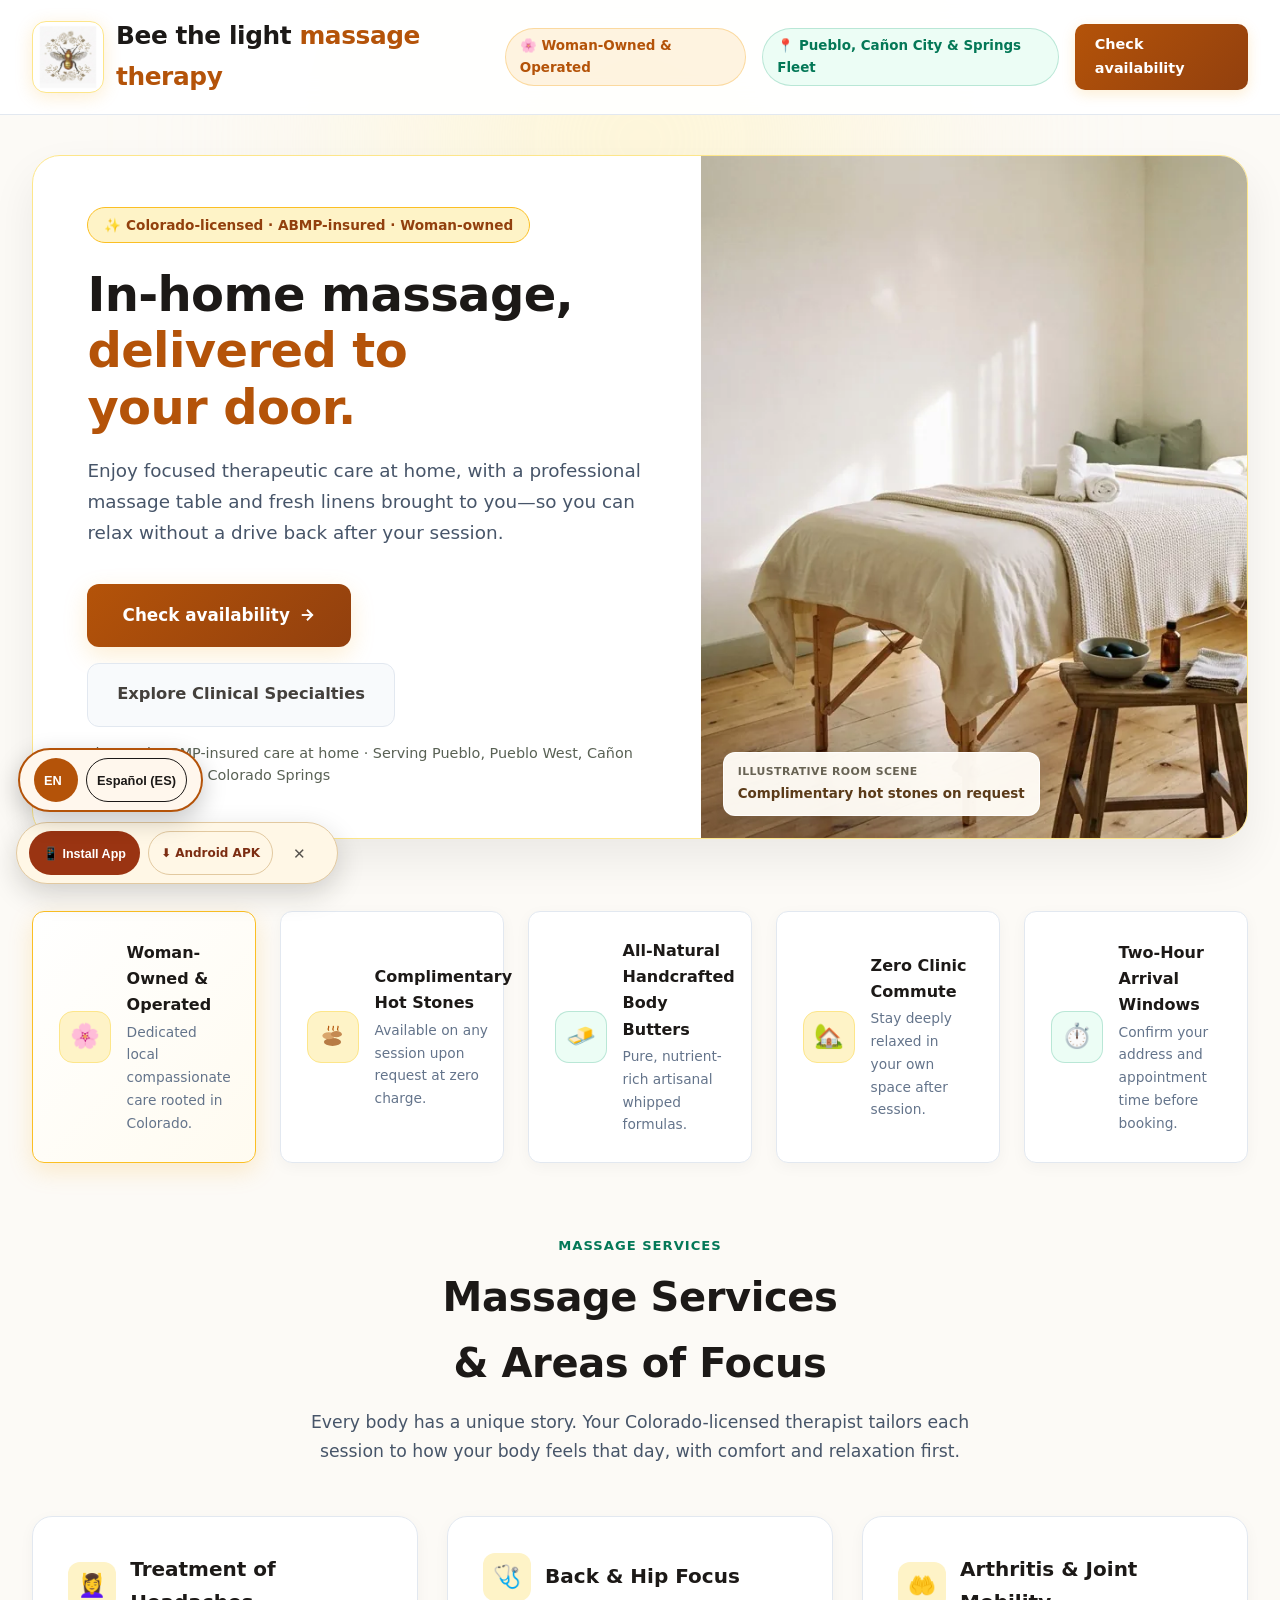
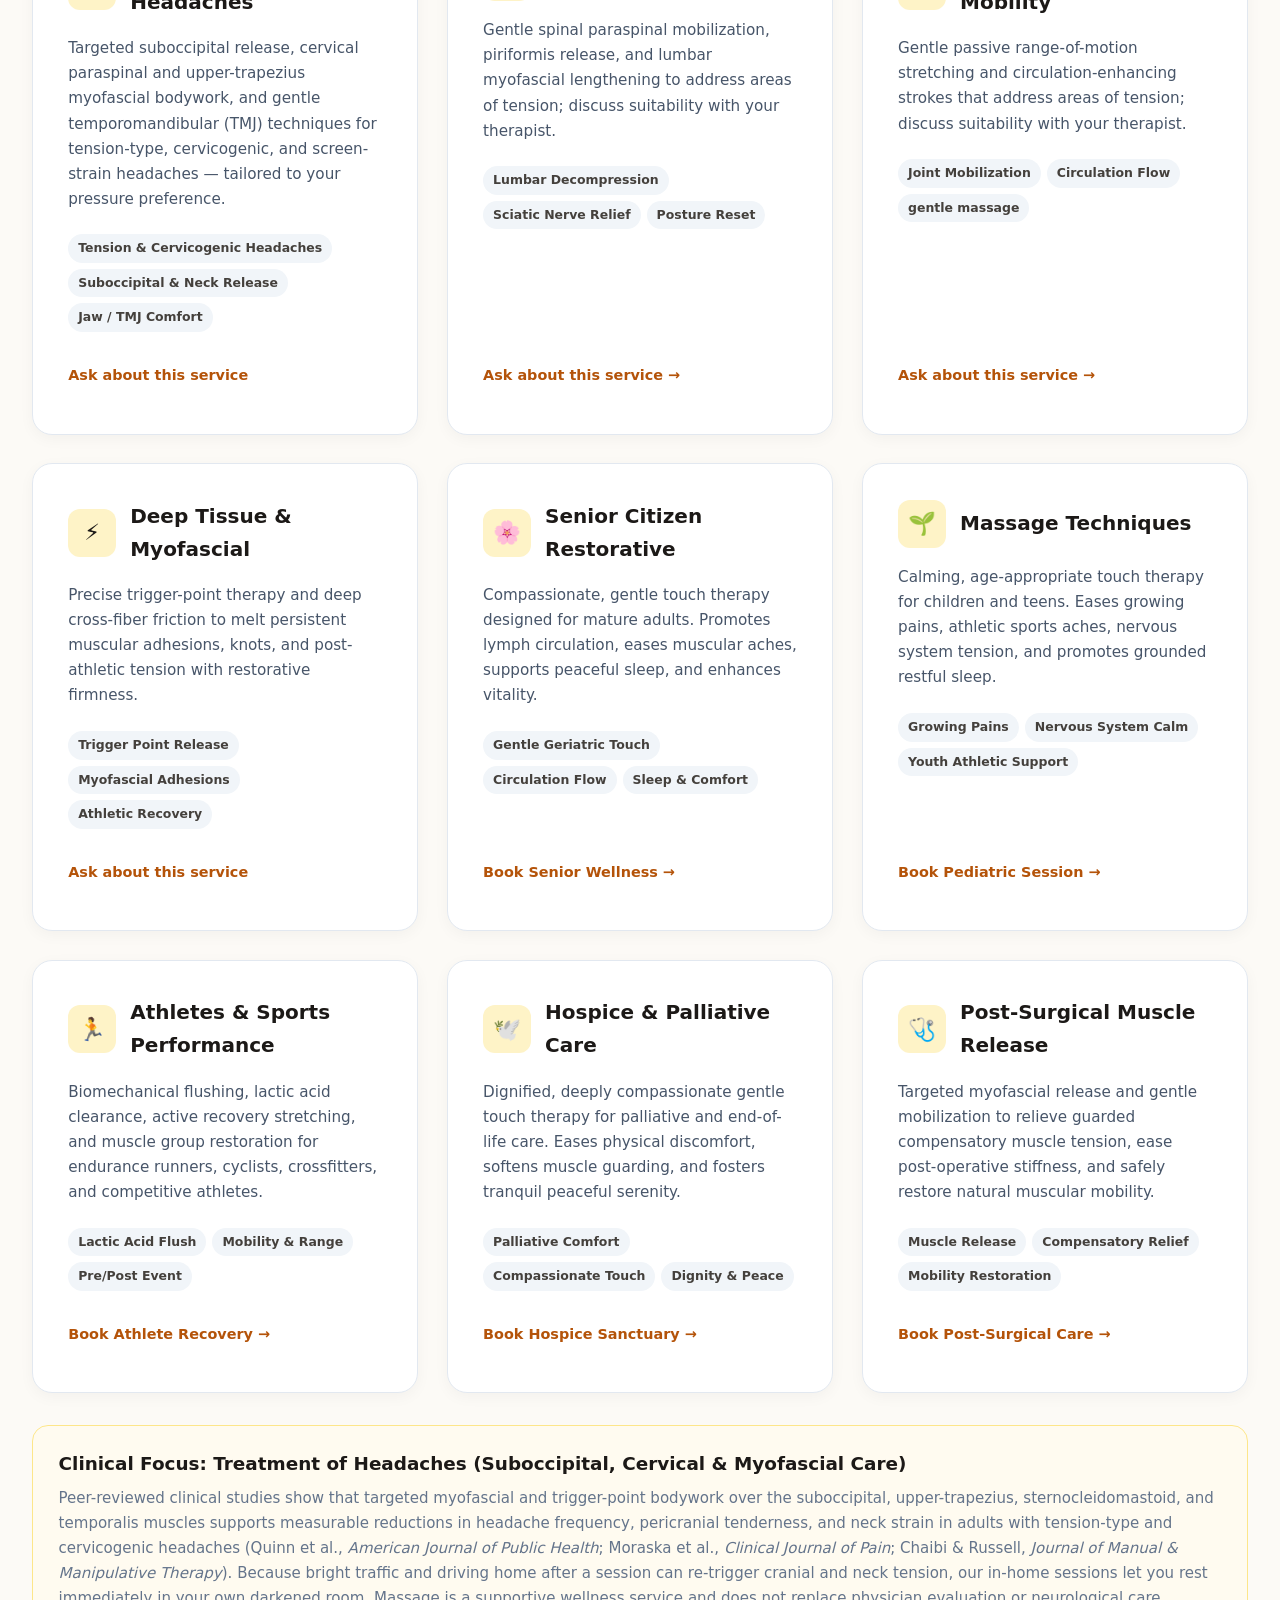
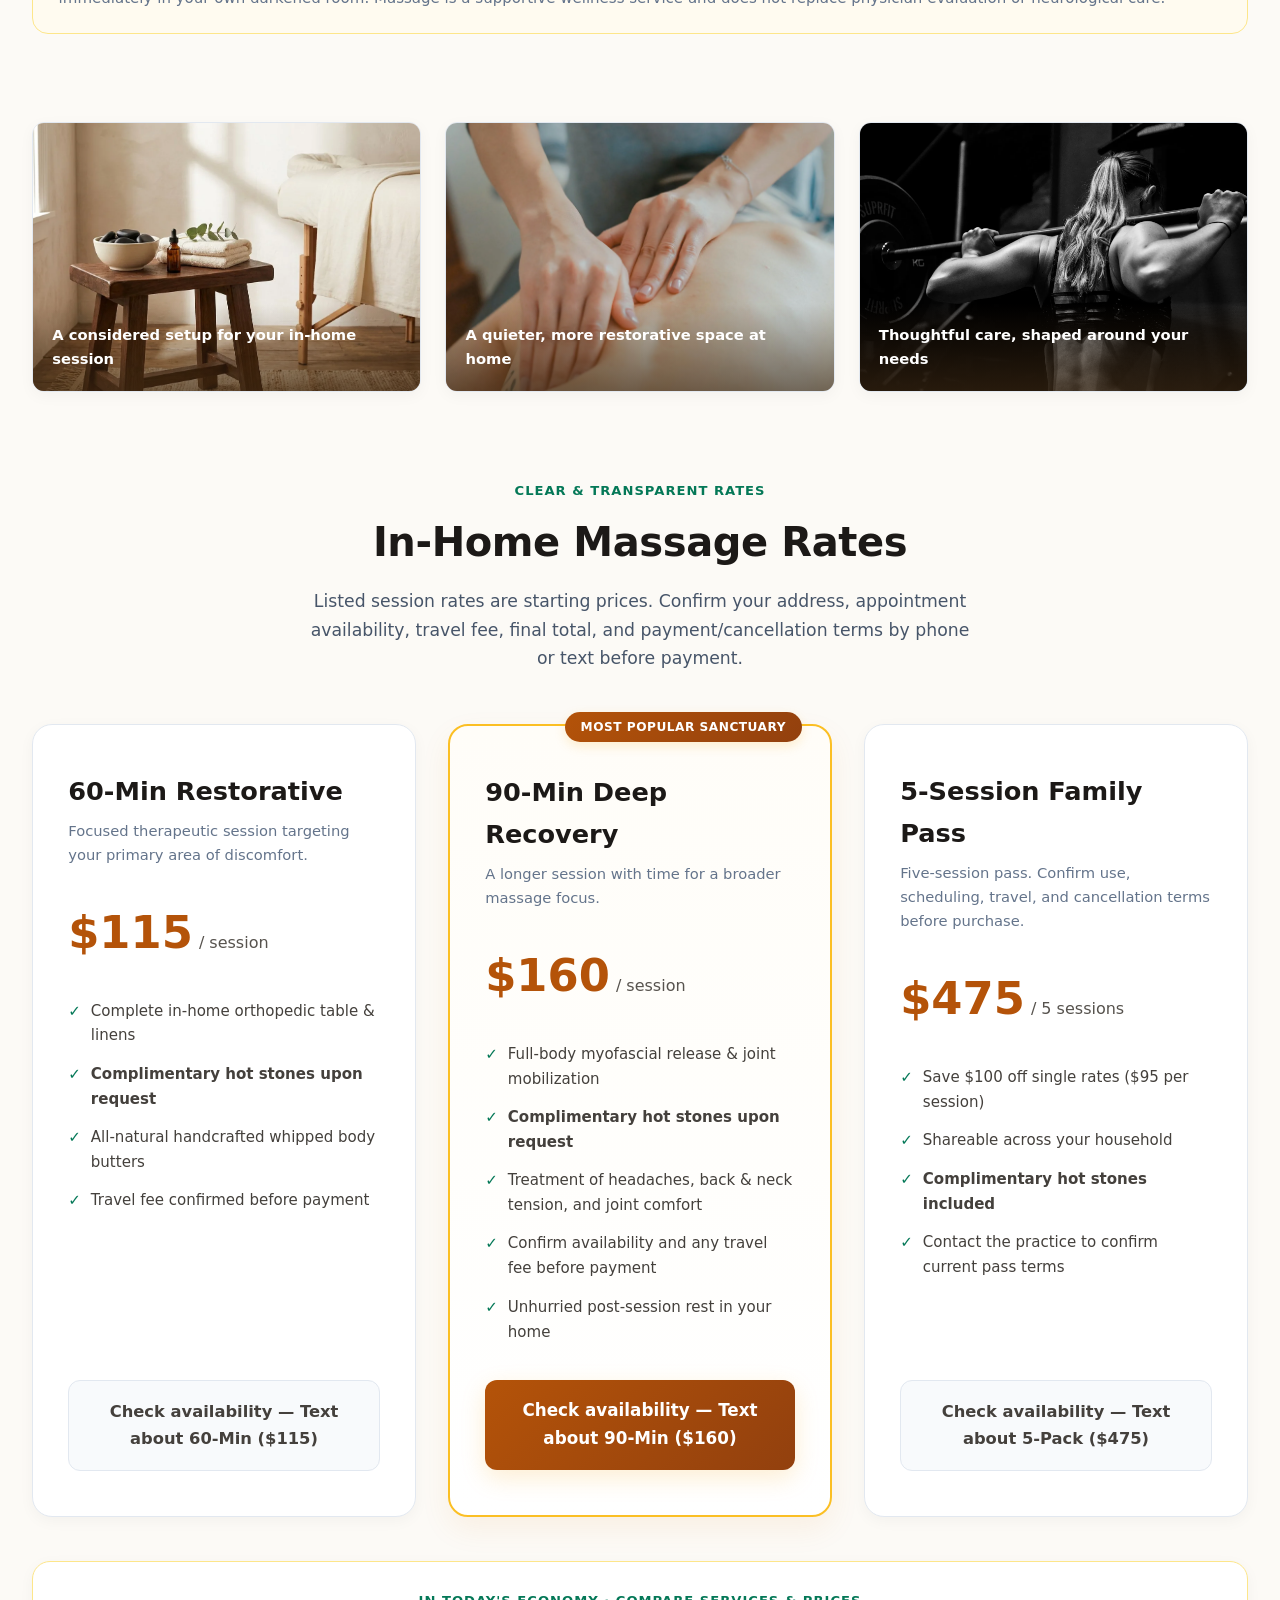
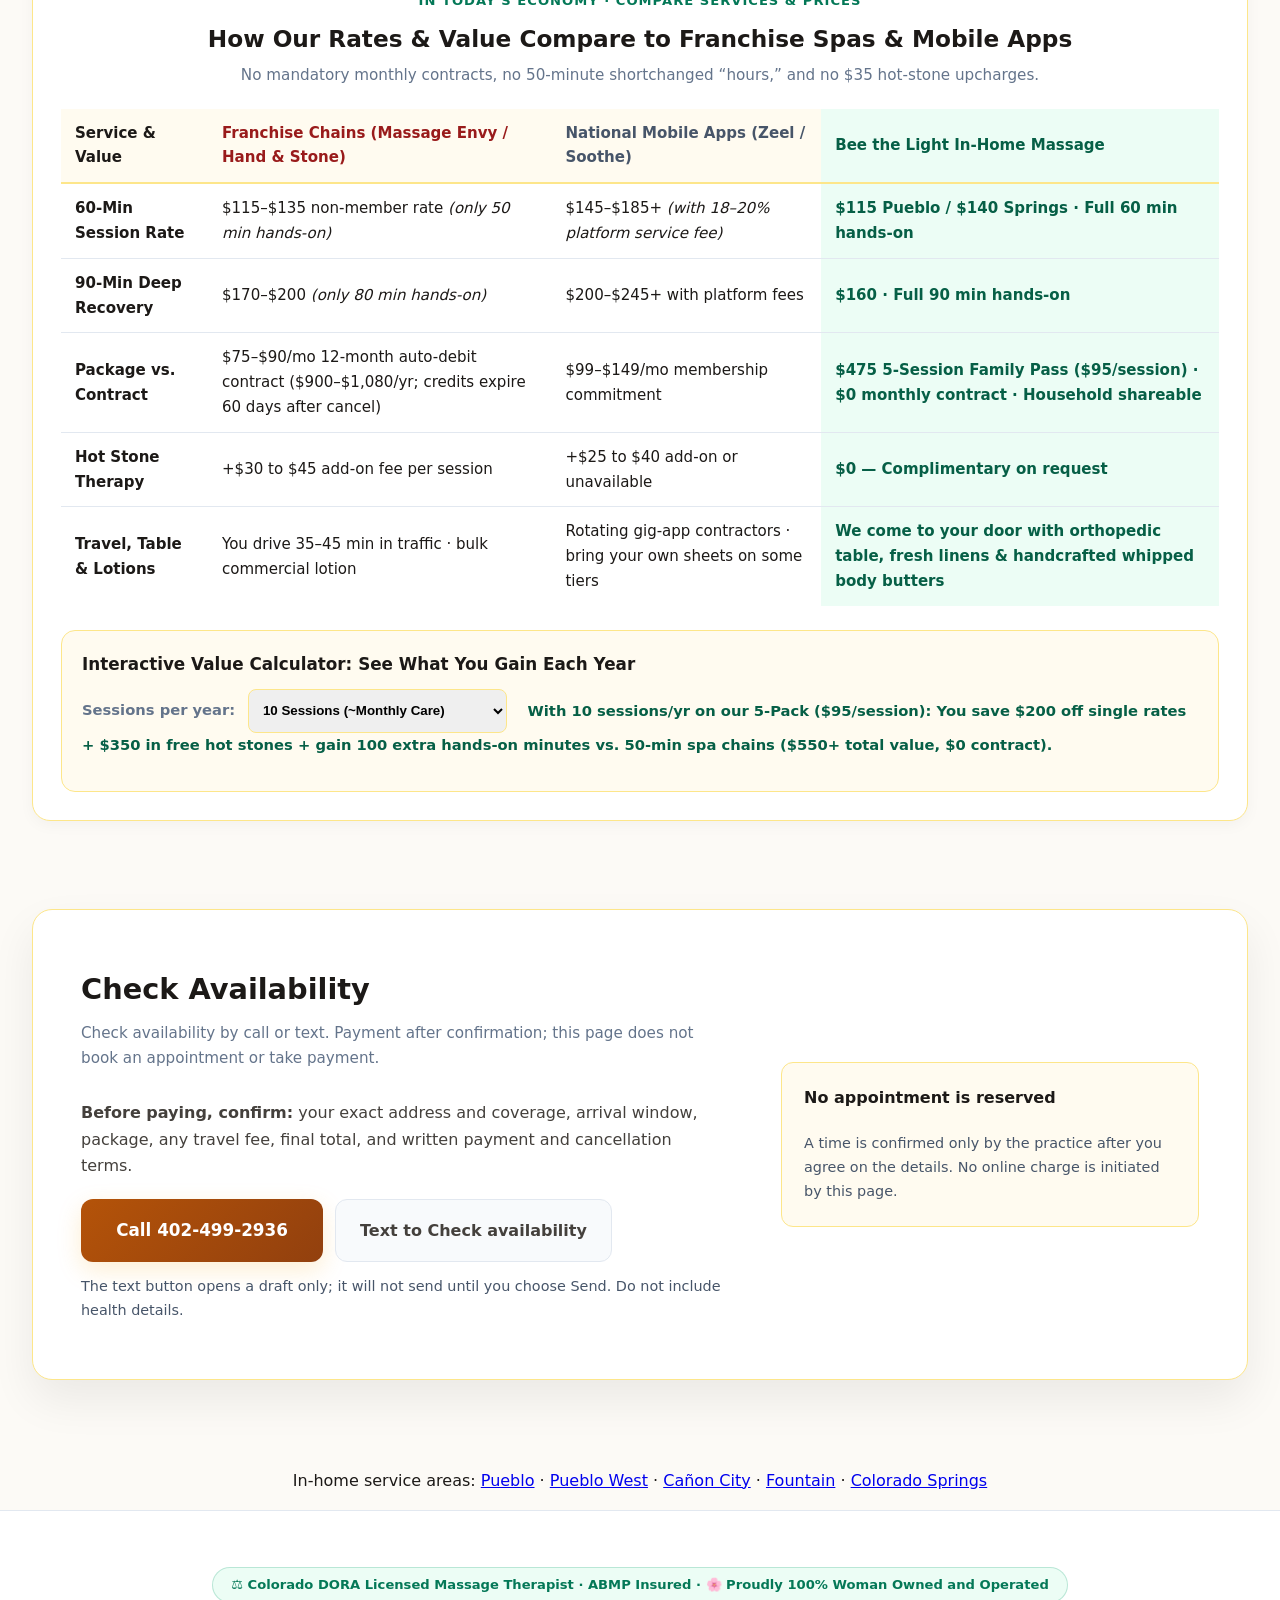
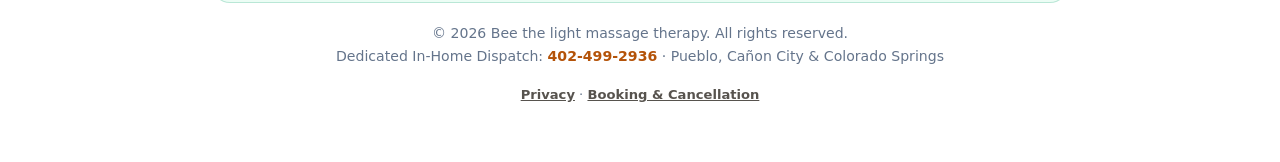
<file: index.html>
<!DOCTYPE html>
<html lang="en">
<head>
  <meta charset="UTF-8">
  <meta name="viewport" content="width=device-width, initial-scale=1.0">
  <meta name="robots" content="noindex, nofollow">
  <title>Bee the light massage therapy — In-Home Massage Bodywork & Healing Sanctuary</title>
  <meta name="description" content="Colorado-licensed, ABMP-insured massage services delivered to your home across Southern Colorado.">
  <link rel="icon" type="image/png" href="static/images/bee_logo_square.png">
  <link rel="apple-touch-icon" href="static/images/bee_logo_square.png">
  <meta name="theme-color" content="#b45309">
  <link rel="canonical" href="https://beethelightmassage.com/">
  <link rel="alternate" hreflang="en" href="https://beethelightmassage.com/">
  <link rel="alternate" hreflang="es" href="https://beethelightmassage.com/?lang=es">
  <link rel="modelcontext" href="/api/tools.json">
  <meta property="og:type" content="website">
  <meta property="og:site_name" content="Bee the Light Massage Therapy">
  <meta property="og:title" content="Bee the Light Massage Therapy — In-Home Therapeutic Bodywork in Pueblo &amp; Colorado Springs">
  <meta property="og:description" content="Colorado-licensed, ABMP-insured massage services delivered to your home across Southern Colorado.">
  <meta property="og:image" content="https://beethelightmassage.com/static/images/home-sanctuary.webp">
  <meta property="og:url" content="https://beethelightmassage.com/">
  <meta name="twitter:card" content="summary_large_image">
  <meta name="twitter:title" content="Bee the Light Massage Therapy — In-Home Bodywork, Pueblo &amp; Colorado Springs">
  <meta name="twitter:description" content="Colorado-licensed, ABMP-insured massage services delivered to your home across Southern Colorado.">
  <meta name="twitter:image" content="https://beethelightmassage.com/static/images/home-sanctuary.webp">
  <style>
    :root {
      --bg-warm-light: #fcfaf6;
      --bg-card: #ffffff;
      --bg-cream: #fff9f0;
      --honey-gold: #b45309;
      --honey-light: #fbbf24;
      --honey-pale: #fef3c7;
      --honey-glow: rgba(245, 158, 11, 0.18);
      --healing-sage: #047857;
      --sage-light: #ecfdf5;
      --sage-border: rgba(5, 150, 105, 0.22);
      --text-main: #1c1917;
      --text-muted: #64748b;
      --border-subtle: #e2e8f0;
      --border-gold: #fde68a;
      --shadow-sm: 0 4px 15px rgba(0, 0, 0, 0.04);
      --shadow-md: 0 12px 30px rgba(217, 119, 6, 0.08);
      --shadow-lg: 0 20px 45px rgba(0, 0, 0, 0.07);
      --radius-lg: 20px;
      --radius-md: 12px;
    }
    * { box-sizing: border-box; margin: 0; padding: 0; }
    html { scroll-behavior: smooth; }
    body {
      font-family: system-ui, -apple-system, BlinkMacSystemFont, "Segoe UI", sans-serif;
      background-color: var(--bg-warm-light);
      color: var(--text-main);
      overflow-x: hidden;
      line-height: 1.65;
    }

    /* Ambient Warm Healing Glow */
    .ambient-sunbeam {
      position: fixed;
      top: -160px;
      left: 50%;
      transform: translateX(-50%);
      width: min(1000px, 100vw);
      height: 600px;
      background: radial-gradient(circle, rgba(254, 243, 199, 0.75) 0%, rgba(252, 250, 246, 0) 70%);
      filter: blur(80px);
      pointer-events: none;
      z-index: 0;
    }

    /* Sticky Sanctuary Header */
    header {
      position: sticky;
      top: 0;
      z-index: 1000;
      background: rgba(255, 255, 255, 0.94);
      backdrop-filter: blur(16px);
      border-bottom: 1px solid var(--border-subtle);
    }
    .header-content {
      max-width: 1280px;
      margin: 0 auto;
      padding: 1rem 2rem;
      display: flex;
      justify-content: space-between;
      align-items: center;
    }
    .brand {
      display: flex;
      align-items: center;
      gap: 12px;
      text-decoration: none;
    }
    .brand-logo-img {
      width: 72px;
      height: 72px;
      border-radius: 14px;
      object-fit: contain;
      background: #ffffff;
      box-shadow: 0 4px 18px var(--honey-glow);
      border: 1.5px solid var(--border-gold);
      padding: 2px;
    }
    .brand-icon {
      width: 36px;
      height: 36px;
      border-radius: 10px;
      background: linear-gradient(135deg, var(--honey-light) 0%, var(--honey-gold) 100%);
      display: flex;
      align-items: center;
      justify-content: center;
      font-size: 1.25rem;
      box-shadow: 0 4px 12px var(--honey-glow);
    }
    .brand-name {
      font-family: inherit;
      font-size: 1.55rem;
      font-weight: 800;
      color: var(--text-main);
      letter-spacing: -0.4px;
    }
    .brand-name span {
      color: var(--honey-gold);
    }
    .header-actions {
      display: flex;
      align-items: center;
      gap: 16px;
    }
    .geo-tag {
      display: flex;
      align-items: center;
      gap: 6px;
      background: var(--sage-light);
      border: 1px solid var(--sage-border);
      padding: 6px 14px;
      border-radius: 30px;
      font-size: 0.84rem;
      font-weight: 700;
      color: var(--healing-sage);
    }
    .btn-reserve-nav {
      background: linear-gradient(135deg, #b45309 0%, #92400e 100%);
      color: #ffffff;
      font-weight: 700;
      padding: 9px 20px;
      border-radius: 10px;
      text-decoration: none;
      font-size: 0.9rem;
      box-shadow: 0 4px 14px var(--honey-glow);
      transition: all 0.2s;
    }
    .btn-reserve-nav:hover {
      transform: translateY(-1px);
      box-shadow: 0 6px 20px rgba(217, 119, 6, 0.25);
    }

    /* Hero Section — Bright & Tranquil */
    .hero-wrap {
      position: relative;
      max-width: 1280px;
      margin: 2.5rem auto 4.5rem;
      padding: 0 2rem;
      z-index: 1;
    }
    .hero-card {
      position: relative;
      border-radius: 28px;
      overflow: hidden;
      border: 1px solid var(--border-gold);
      background: #ffffff;
      box-shadow: var(--shadow-lg);
      display: grid;
      grid-template-columns: 1.1fr 0.9fr;
      align-items: stretch;
    }
    @media (max-width: 960px) {
      .hero-card { grid-template-columns: 1fr; }
    }
    .hero-text-side {
      padding: 4rem;
      position: relative;
      z-index: 2;
    }
    @media (max-width: 768px) {
      .hero-text-side { padding: 2.5rem 1.8rem; }
    }
    .hero-badge-pill {
      display: inline-flex;
      align-items: center;
      gap: 8px;
      background: var(--honey-pale);
      border: 1px solid var(--honey-light);
      color: #92400e;
      padding: 6px 16px;
      border-radius: 30px;
      font-size: 0.85rem;
      font-weight: 700;
      margin-bottom: 1.4rem;
    }
    .hero-title {
      font-family: inherit;
      font-size: clamp(2.3rem, 4vw, 3rem);
      font-weight: 800;
      line-height: 1.18;
      color: #1c1917;
      margin-bottom: 1.2rem;
      letter-spacing: -0.6px;
      /* keep the two headline lines balanced so the second line never drops a single
         word ("Door") onto its own line - a widow reads as unfinished on a hero */
      text-wrap: balance;
    }
    @media (min-width: 961px) {
      .hero-text-side { padding: 3.2rem 3.4rem; }
      .hero-title br { display: none; }
      .hero-media-side { min-height: 560px; }
    }
    .hero-title span {
      background: linear-gradient(135deg, #b45309 0%, #b45309 100%);
      -webkit-background-clip: text;
      -webkit-text-fill-color: transparent;
    }
    .hero-desc {
      font-size: 1.15rem;
      color: #475569;
      line-height: 1.7;
      margin-bottom: 2.2rem;
    }
    .hero-action-group {
      display: flex;
      gap: 16px;
      flex-wrap: wrap;
      align-items: center;
    }
    .btn-main-cta {
      background: linear-gradient(135deg, #b45309 0%, #92400e 100%);
      color: #ffffff;
      font-size: 1.05rem;
      font-weight: 800;
      padding: 1.1rem 2.2rem;
      border-radius: 12px;
      text-decoration: none;
      box-shadow: 0 8px 24px var(--honey-glow);
      display: inline-flex;
      align-items: center;
      gap: 8px;
      transition: all 0.25s;
    }
    .btn-main-cta:hover {
      transform: translateY(-2px);
      box-shadow: 0 12px 30px rgba(217, 119, 6, 0.3);
    }
    .btn-sub-cta {
      background: #f8fafc;
      color: #44403c;
      border: 1px solid var(--border-subtle);
      font-size: 1.02rem;
      font-weight: 700;
      padding: 1.1rem 1.8rem;
      border-radius: 12px;
      text-decoration: none;
      transition: all 0.2s;
    }
    .btn-sub-cta:hover {
      background: #ffffff;
      border-color: var(--honey-light);
      color: var(--honey-gold);
    }
    .hero-media-side {
      position: relative;
      height: auto;
      min-height: 480px;
      overflow: hidden;
    }
    .hero-media-side img {
      position: absolute;
      inset: 0;
      display: block;
      width: 100%;
      height: 100%;
      object-fit: cover;
      object-position: 57% center;
    }
    .hero-media-badge {
      position: absolute;
      bottom: 22px;
      left: 22px;
      right: auto;
      max-width: calc(100% - 44px);
      background: rgba(255, 252, 246, 0.96);
      border: 1px solid rgba(255,255,255,.8);
      border-radius: 12px;
      padding: 10px 14px;
      box-shadow: 0 8px 24px rgba(35, 31, 23, .16);
      display: grid;
      gap: 2px;
    }
    .image-note {
      color: #686354;
      font-size: .68rem;
      font-weight: 600;
      letter-spacing: .04em;
      text-transform: uppercase;
    }
    .hero-offer {
      color: #5b3b19;
      font-size: .84rem;
      font-weight: 800;
    }
    .eyebrow-rule {
      display: flex;
      align-items: center;
      gap: 10px;
    }
    .eyebrow-rule::before {
      content: "";
      width: 24px;
      height: 1px;
      background: currentColor;
      opacity: .7;
    }
    .cta-note {
      margin-top: 1rem;
      color: #596154;
      font-size: .9rem;
      line-height: 1.5;
    }
    .section-header h2 { text-wrap: balance; }
    .section-header p { max-width: 62ch; margin-inline: auto; }
    .dispatch-box { align-items: center; }
    .btn-main-cta:focus-visible, .btn-sub-cta:focus-visible,
    .btn-reserve-nav:focus-visible, .specialty-btn:focus-visible,
    a:focus-visible { outline: 3px solid #365f4a; outline-offset: 3px; }
    @media (max-width: 960px) {
      .hero-media-side { height: 390px; min-height: 390px; }
      .hero-media-side img { min-height: 0; max-height: none; }
    }
    @media (max-width: 600px) {
      .header-content { padding: .65rem 1rem; }
      .brand { gap: 8px; }
      .brand-logo-img { width: 48px; height: 48px; }
      .brand-name { font-size: 1.02rem; line-height: 1.15; }
      .header-actions { gap: 8px; }
      .header-actions .geo-tag { display: none; }
      .btn-reserve-nav { padding: 10px 12px; font-size: .8rem; }
      .hero-wrap { margin: 1rem auto 2.5rem; padding: 0 .75rem; }
      .hero-card { border-radius: 18px; }
      .hero-text-side { padding: 1.6rem 1.2rem 1.4rem; }
      .hero-badge-pill { font-size: .72rem; line-height: 1.35; padding: 7px 11px; margin-bottom: 1rem; }
      .hero-title { font-size: clamp(2rem, 9vw, 2.7rem); line-height: 1.1; }
      .hero-desc { font-size: 1rem; margin-bottom: 1.4rem; }
      .hero-action-group { gap: 10px; }
      .hero-action-group a { min-height: 48px; justify-content: center; width: 100%; padding: .85rem 1rem; }
      .hero-media-side { height: 265px; min-height: 265px; }
      .hero-media-side img { min-height: 0; max-height: none; }
      .hero-media-badge { bottom: 12px; left: 12px; max-width: calc(100% - 24px); padding: 8px 10px; }
      .hero-offer { font-size: .75rem; }
      .healing-value-strip { grid-template-columns: 1fr; gap: .7rem; margin-bottom: 3rem; padding: 0 1rem; }
      .value-card { padding: .95rem; }
      .value-icon-box { width: 42px; height: 42px; font-size: 1.15rem; }
      .specialties-section, .gallery-strip, .pricing-wrap, .dispatch-wrap, .reviews-wrap { padding-inline: 1rem; margin-bottom: 3.25rem; }
      .specialties-grid, .pricing-grid, .reviews-grid { grid-template-columns: 1fr; gap: 1rem; }
      .specialty-card { padding: 1.35rem; }
      .price-card { padding: 2rem 1.4rem 1.4rem; }
      .section-header { margin-bottom: 1.7rem; }
      .section-header h2 { font-size: clamp(1.8rem, 7vw, 2.3rem); }
      .dispatch-box { padding: 1.35rem; gap: 1.4rem; }
      .field-row { gap: .8rem; }
      .reviews-grid { min-width: 0; }
      .review-box { padding: 1.4rem; }
      footer { padding: 2.25rem 1rem; }
      .regulatory-badge { line-height: 1.6; }
    }
    @media (prefers-reduced-motion: reduce) {
      html { scroll-behavior: auto; }
      *, *::before, *::after { animation-duration: .01ms !important; animation-iteration-count: 1 !important; transition-duration: .01ms !important; }
    }

    /* Healing Value Strip (Highlights: Complimentary Hot Stones) */
    .healing-value-strip {
      max-width: 1280px;
      margin: 0 auto 4.5rem;
      padding: 0 2rem;
      display: grid;
      /* 220px min so all FIVE value cards sit on one row at desktop width.
         At 260px only four fit in the 1216px content box (5 x 260 + 4 x 24 gap = 1396 > 1216),
         so the 5th card orphaned onto its own row - the classic "not quite finished" tell. */
      grid-template-columns: repeat(auto-fit, minmax(220px, 1fr));
      gap: 1.5rem;
      position: relative;
      z-index: 1;
    }
    .value-card {
      background: #ffffff;
      border: 1px solid var(--border-subtle);
      border-radius: var(--radius-md);
      padding: 1.6rem;
      display: flex;
      align-items: center;
      gap: 16px;
      box-shadow: var(--shadow-sm);
      transition: transform 0.2s, border-color 0.2s;
    }
    .value-card.highlight {
      border-color: var(--honey-light);
      background: linear-gradient(135deg, #ffffff 0%, #fffbf0 100%);
      box-shadow: 0 8px 25px var(--honey-glow);
    }
    .value-card:hover {
      transform: translateY(-3px);
      border-color: var(--honey-gold);
    }
    .value-icon-box {
      width: 52px;
      height: 52px;
      border-radius: 14px;
      background: var(--honey-pale);
      border: 1px solid var(--border-gold);
      display: flex;
      align-items: center;
      justify-content: center;
      font-size: 1.5rem;
      flex-shrink: 0;
    }
    .value-icon-box.green {
      background: var(--sage-light);
      border-color: var(--sage-border);
    }
    .value-text h4 {
      font-size: 1rem;
      font-weight: 800;
      color: #1c1917;
      margin-bottom: 2px;
    }
    .value-text p {
      font-size: 0.86rem;
      color: var(--text-muted);
    }

    /* Section Headers */
    .section-header {
      text-align: center;
      max-width: 780px;
      margin: 0 auto 3.2rem;
      padding: 0 1.5rem;
    }
    .kicker-sub {
      text-transform: uppercase;
      font-size: 0.82rem;
      font-weight: 800;
      letter-spacing: 1px;
      color: var(--healing-sage);
      margin-bottom: 0.5rem;
      display: block;
    }
    .section-header h2 {
      font-family: inherit;
      font-size: 2.5rem;
      font-weight: 800;
      color: #1c1917;
      margin-bottom: 0.75rem;
      letter-spacing: -0.4px;
    }
    .section-header p {
      font-size: 1.08rem;
      color: #475569;
      line-height: 1.65;
    }

    /* Massage Focus Areas Grid (Headaches, Back Pain, Arthritis, Deep Tissue, Senior Citizen, Pediatric) */
    .specialties-section {
      max-width: 1280px;
      margin: 0 auto 5.5rem;
      padding: 0 2rem;
      position: relative;
      z-index: 1;
    }
    .specialties-grid {
      display: grid;
      grid-template-columns: repeat(auto-fit, minmax(340px, 1fr));
      gap: 1.8rem;
    }
    .specialty-card {
      background: #ffffff;
      border: 1px solid var(--border-subtle);
      border-radius: var(--radius-lg);
      padding: 2.2rem;
      box-shadow: var(--shadow-sm);
      transition: all 0.25s;
      position: relative;
      display: flex;
      flex-direction: column;
      justify-content: space-between;
    }
    .specialty-card:hover {
      transform: translateY(-5px);
      border-color: var(--honey-light);
      box-shadow: var(--shadow-md);
    }
    .specialty-top {
      display: flex;
      align-items: center;
      gap: 14px;
      margin-bottom: 1.1rem;
    }
    .specialty-icon {
      width: 48px;
      height: 48px;
      border-radius: 12px;
      background: var(--honey-pale);
      display: flex;
      align-items: center;
      justify-content: center;
      font-size: 1.4rem;
      flex-shrink: 0;
    }
    .specialty-title {
      font-size: 1.25rem;
      font-weight: 800;
      color: #1c1917;
    }
    .specialty-desc {
      font-size: 0.95rem;
      color: #475569;
      line-height: 1.65;
      margin-bottom: 1.4rem;
    }
    .specialty-pill-list {
      display: flex;
      flex-wrap: wrap;
      gap: 6px;
      margin-bottom: 1.4rem;
    }
    .specialty-pill {
      background: #f1f5f9;
      color: #44403c;
      font-size: 0.78rem;
      font-weight: 700;
      padding: 4px 10px;
      border-radius: 20px;
    }
    .specialty-btn {
      color: var(--honey-gold);
      font-weight: 700;
      font-size: 0.9rem;
      text-decoration: none;
      display: flex;
      align-items: center;
      gap: 6px;
    }
    .specialty-btn:hover {
      text-decoration: underline;
    }

    /* Atmosphere Imagery Gallery */
    .gallery-strip {
      max-width: 1280px;
      margin: 0 auto 5.5rem;
      padding: 0 2rem;
    }
    .gallery-grid {
      display: grid;
      grid-template-columns: repeat(3, 1fr);
      gap: 1.5rem;
    }
    @media (max-width: 860px) {
      .gallery-grid { grid-template-columns: 1fr; }
    }
    .gallery-item {
      position: relative;
      border-radius: var(--radius-md);
      overflow: hidden;
      height: 270px;
      box-shadow: var(--shadow-sm);
      border: 1px solid var(--border-subtle);
    }
    .gallery-item img {
      width: 100%;
      height: 100%;
      object-fit: cover;
      transition: transform 0.4s ease;
    }
    .gallery-item:hover img {
      transform: scale(1.04);
    }
    .gallery-label {
      position: absolute;
      bottom: 0;
      left: 0;
      right: 0;
      padding: 1.2rem;
      background: linear-gradient(180deg, transparent 0%, rgba(63, 42, 20, 0.62) 100%);
      color: #ffffff;
      font-size: 0.92rem;
      font-weight: 700;
    }

    /* Curated Service Packages */
    .pricing-wrap {
      max-width: 1280px;
      margin: 0 auto 5.5rem;
      padding: 0 2rem;
    }
    .pricing-grid {
      display: grid;
      grid-template-columns: repeat(auto-fit, minmax(330px, 1fr));
      gap: 2rem;
    }
    .price-card {
      background: #ffffff;
      border: 1px solid var(--border-subtle);
      border-radius: var(--radius-lg);
      padding: 2.8rem 2.2rem;
      display: flex;
      flex-direction: column;
      justify-content: space-between;
      position: relative;
      box-shadow: var(--shadow-sm);
      transition: all 0.25s;
    }
    .price-card.featured {
      border: 2px solid var(--honey-light);
      background: linear-gradient(180deg, #fffdf8 0%, #ffffff 100%);
      box-shadow: var(--shadow-md);
    }
    .price-card:hover {
      transform: translateY(-6px);
      box-shadow: var(--shadow-lg);
    }
    .popular-tag {
      position: absolute;
      top: -14px;
      right: 28px;
      background: linear-gradient(135deg, #b45309 0%, #92400e 100%);
      color: #ffffff;
      font-size: 0.76rem;
      font-weight: 800;
      padding: 5px 16px;
      border-radius: 20px;
      letter-spacing: 0.5px;
      text-transform: uppercase;
      box-shadow: 0 4px 12px var(--honey-glow);
    }
    .package-name {
      font-size: 1.6rem;
      font-weight: 800;
      color: #1c1917;
      margin-bottom: 0.4rem;
    }
    .package-desc {
      font-size: 0.92rem;
      color: #64748b;
      margin-bottom: 1.8rem;
    }
    .package-price {
      font-size: 2.8rem;
      font-weight: 800;
      color: var(--honey-gold);
      display: flex;
      align-items: baseline;
      gap: 6px;
      margin-bottom: 1.8rem;
    }
    .package-price span {
      font-size: 1rem;
      color: #57534e;
      font-weight: 500;
    }
    .feature-list {
      list-style: none;
      margin-bottom: 2.2rem;
    }
    .feature-list li {
      margin-bottom: 0.85rem;
      font-size: 0.94rem;
      color: #44403c;
      display: flex;
      align-items: flex-start;
      gap: 10px;
    }
    .check-green {
      color: var(--healing-sage);
      font-weight: 800;
      flex-shrink: 0;
    }

    /* Live Booking & Dispatch Form */
    .dispatch-wrap {
      max-width: 1280px;
      margin: 0 auto 5.5rem;
      padding: 0 2rem;
    }
    .dispatch-box {
      background: #ffffff;
      border: 1px solid var(--border-gold);
      border-radius: var(--radius-lg);
      padding: 3.5rem 3rem;
      box-shadow: var(--shadow-lg);
      display: grid;
      grid-template-columns: 1.25fr 1fr;
      gap: 3.5rem;
    }
    @media (max-width: 900px) {
      .dispatch-box { grid-template-columns: 1fr; padding: 2rem 1.5rem; }
    }
    .form-group-title {
      font-family: inherit;
      font-size: 1.8rem;
      color: #1c1917;
      margin-bottom: 0.5rem;
    }
    .form-group-sub {
      color: #64748b;
      font-size: 0.95rem;
      margin-bottom: 1.8rem;
    }
    .field-row {
      display: grid;
      grid-template-columns: 1fr 1fr;
      gap: 1.2rem;
      margin-bottom: 1.1rem;
    }
    @media (max-width: 600px) {
      .field-row { grid-template-columns: 1fr; }
    }
    .field-label {
      display: block;
      font-size: 0.86rem;
      font-weight: 700;
      color: #44403c;
      margin-bottom: 0.45rem;
    }
    .form-control {
      width: 100%;
      background: #f8fafc;
      border: 1px solid var(--border-subtle);
      color: #1c1917;
      padding: 0.95rem 1.2rem;
      border-radius: 10px;
      font-size: 0.95rem;
      font-family: inherit;
      transition: all 0.2s;
    }
    .form-control:focus {
      outline: none;
      background: #ffffff;
      border-color: var(--honey-gold);
      box-shadow: 0 0 0 3px var(--honey-glow);
    }
    .time-slot-picker {
      display: grid;
      grid-template-columns: repeat(3, 1fr);
      gap: 8px;
      margin-bottom: 1.2rem;
    }
    .time-slot-btn {
      background: #f1f5f9;
      border: 1px solid var(--border-subtle);
      color: #475569;
      padding: 8px 10px;
      border-radius: 8px;
      font-size: 0.82rem;
      font-weight: 700;
      text-align: center;
      cursor: pointer;
      transition: all 0.2s;
    }
    .time-slot-btn:hover {
      background: #e2e8f0;
      color: #1c1917;
    }
    .time-slot-btn.active {
      background: var(--honey-gold);
      color: #ffffff;
      border-color: var(--honey-gold);
    }
    .pressure-picker {
      display: grid;
      grid-template-columns: repeat(4, 1fr);
      gap: 8px;
    }
    @media (max-width: 600px) {
      .pressure-picker {
        grid-template-columns: repeat(2, 1fr);
      }
    }
    .pressure-btn {
      background: #f8fafc;
      border: 1.5px solid var(--border-subtle);
      color: #44403c;
      padding: 0.65rem 0.5rem;
      border-radius: 8px;
      font-size: 0.82rem;
      font-weight: 700;
      cursor: pointer;
      text-align: center;
      transition: all 0.2s;
    }
    .pressure-btn:hover {
      background: #f1f5f9;
      border-color: #d8cdb8;
    }
    .pressure-btn.active {
      background: #fef3c7;
      color: #92400e;
      border-color: var(--honey-gold);
    }
    .hot-stones-checkbox-card {
      background: var(--bg-cream);
      border: 1px solid var(--border-gold);
      border-radius: 12px;
      padding: 1.1rem;
      display: flex;
      align-items: center;
      gap: 12px;
      margin-bottom: 1.4rem;
      cursor: pointer;
    }
    .hot-stones-checkbox-card input[type="checkbox"] {
      width: 20px;
      height: 20px;
      accent-color: var(--honey-gold);
      cursor: pointer;
    }
    .hot-stones-text h5 {
      font-size: 0.92rem;
      font-weight: 800;
      color: #92400e;
      margin-bottom: 2px;
    }
    .hot-stones-text p {
      font-size: 0.82rem;
      color: #78350f;
    }

    /* Summary Card */
    .summary-card {
      background: linear-gradient(180deg, #fffbf0 0%, #ffffff 100%);
      border: 1px solid var(--border-gold);
      border-radius: var(--radius-md);
      padding: 2.2rem;
      display: flex;
      flex-direction: column;
      justify-content: space-between;
      box-shadow: var(--shadow-sm);
    }
    .summary-item {
      display: flex;
      justify-content: space-between;
      margin-bottom: 1rem;
      font-size: 0.95rem;
      color: #64748b;
    }
    .summary-item strong {
      color: #1c1917;
    }
    .summary-total {
      display: flex;
      justify-content: space-between;
      align-items: baseline;
      border-top: 2px dashed #fde68a;
      padding-top: 1.2rem;
      margin-top: 1.2rem;
    }
    .summary-total-label {
      font-size: 1.1rem;
      font-weight: 800;
      color: #1c1917;
    }
    .summary-total-amount {
      font-size: 2rem;
      font-weight: 800;
      color: var(--honey-gold);
    }

    /* Verified Reviews */
    .reviews-wrap {
      max-width: 1280px;
      margin: 0 auto 5.5rem;
      padding: 0 2rem;
    }
    .reviews-grid {
      display: grid;
      grid-template-columns: repeat(auto-fit, minmax(320px, 1fr));
      gap: 1.8rem;
    }
    .review-box {
      background: #ffffff;
      border: 1px solid var(--border-subtle);
      border-radius: var(--radius-md);
      padding: 2.2rem;
      box-shadow: var(--shadow-sm);
    }
    .review-stars {
      color: #f59e0b;
      font-size: 1.1rem;
      margin-bottom: 0.8rem;
      letter-spacing: 2px;
    }
    .review-quote {
      font-size: 0.96rem;
      color: #44403c;
      line-height: 1.65;
      margin-bottom: 1.2rem;
      font-style: italic;
    }
    .review-author {
      font-weight: 800;
      color: #1c1917;
      font-size: 0.95rem;
    }
    .review-context {
      font-size: 0.82rem;
      color: var(--healing-sage);
      font-weight: 600;
    }

    /* Footer & DORA Disclosures */
    footer {
      border-top: 1px solid var(--border-subtle);
      padding: 3.5rem 2rem;
      text-align: center;
      background: #ffffff;
      color: #64748b;
      font-size: 0.88rem;
      width: 100%;
    }
    .regulatory-badge {
      display: inline-block;
      margin-bottom: 1.2rem;
      padding: 6px 18px;
      background: var(--sage-light);
      border: 1px solid var(--sage-border);
      border-radius: 20px;
      font-size: 0.82rem;
      color: var(--healing-sage);
      font-weight: 700;
    }
    footer a {
      color: var(--honey-gold);
      text-decoration: none;
      font-weight: 600;
    }
    @media (max-width: 900px) { .dispatch-box { grid-template-columns: minmax(0, 1fr); } .dispatch-box > * { min-width: 0; max-width: 100%; } .booking-cta, .summary-card { min-width: 0; max-width: 100%; overflow-wrap: anywhere; } }
  
    .visually-hidden { position: absolute !important; width: 1px !important; height: 1px !important; padding: 0 !important; margin: -1px !important; overflow: hidden !important; clip: rect(0, 0, 0, 0) !important; white-space: nowrap !important; border: 0 !important; }
    /* Use one system stack so headings and body copy render consistently without remote fonts. */
    body { font-family: system-ui, -apple-system, BlinkMacSystemFont, "Segoe UI", sans-serif; }
    .brand-name, .hero-title, .section-header h2, .form-group-title, .booking-note,
    .summary-card h4 { font-family: inherit; }
    /* Keep each card inside narrow mobile tracks; min-width:auto otherwise preserves the 340px desktop minimum. */
    .specialty-card, .price-card, .review-box { min-width: 0; width: 100%; }
    .specialty-btn, .btn-secondary { min-height: 44px; }
    .summary-total { display: grid; grid-template-columns: minmax(0, 1fr); gap: .5rem; align-items: start; }
    .summary-total-label, .summary-total-amount { min-width: 0; max-width: 100%; overflow-wrap: anywhere; }
    .summary-total-amount { font-size: 1.05rem; line-height: 1.4; }
    .booking-inquiry { grid-template-columns: minmax(0, 1fr) minmax(220px, .65fr); align-items: center; }
    .booking-step { margin: 1.25rem 0; color: #44403c; line-height: 1.65; }
    .booking-actions { display: flex; flex-wrap: wrap; gap: .75rem; }
    .booking-actions a { min-height: 48px; justify-content: center; align-items: center; }
    .booking-actions .btn-secondary { text-decoration: none; background: #f8fafc; color: #44403c; border: 1px solid var(--border-subtle); border-radius: 12px; padding: 1rem 1.5rem; display: inline-flex; font-size: 1rem; font-weight: 700; }
    .booking-privacy, .booking-note span { color: #475569; font-size: .9rem; margin-top: .8rem; }
    .booking-note { display: grid; gap: .5rem; background: #fffbf0; border: 1px solid var(--border-gold); border-radius: 12px; padding: 1.4rem; }
    .hot-stones-icon svg { display: block; width: 25px; height: 25px; }
    @media (max-width: 900px) {
      .booking-inquiry { grid-template-columns: minmax(0, 1fr); }
      .dispatch-box > * { min-width: 0; max-width: 100%; }
    }
    @media (max-width: 600px) {
      .specialties-grid, .pricing-grid, .reviews-grid { grid-template-columns: minmax(0, 1fr); }
      .specialties-grid > *, .pricing-grid > *, .reviews-grid > * { min-width: 0; width: 100%; }
      .booking-inquiry { padding: 1.1rem; }
      .booking-actions { flex-direction: column; }
      .booking-actions a { width: 100%; }
    }
    
  /* 44px touch-target floor (WCAG 2.5.5) rendered-DOM 2026-11-25 */
header a, nav a, footer a, [role=tab], button, select, .chip, .pill, .tag, .skip, .back,
a[href^="mailto:"], a[href^="tel:"], a[download], a[href$=".apk"],
[class*="btn"], [class*="cta"], [class*="lang"] a, [class*="lang"] button {
  min-height: 44px; min-width: 44px; display: inline-flex; align-items: center;
}
/* inline text links: expand the hit area without changing line layout */
a { min-height: 44px; }
p a, h1 a, h2 a, h3 a, h4 a, h5 a, td a, dd a, strong a, b a, em a, span a, a:has(> strong), a:has(> b), a:has(> em), .footer-sister a, .err-hint a, li a {
  padding: 15px 4px; margin: -15px -4px;
}
</style>
<script type="application/ld+json">{"@context": "https://schema.org", "@type": "HealthAndBeautyBusiness", "name": "Bee the Light Massage Therapy", "description": "Colorado-licensed, ABMP-insured therapeutic massage delivered to your home across Southern Colorado.", "url": "https://beethelightmassage.com/", "image": "https://beethelightmassage.com/static/images/home-sanctuary.webp", "telephone": "+14024992936", "priceRange": "$$", "areaServed": [{"@type": "City", "name": "Pueblo"}, {"@type": "City", "name": "Pueblo West"}, {"@type": "City", "name": "Colorado Springs"}, {"@type": "City", "name": "Fountain"}, {"@type": "City", "name": "Ca\u00f1on City"}], "availableChannel": {"@type": "ServiceChannel", "servicePhone": {"@type": "ContactPoint", "telephone": "+14024992936", "contactType": "reservations"}, "availableLanguage": "English"}, "knowsAbout": ["Treatment of Headaches", "Headaches", "Tension & Cervicogenic Headaches", "Back Pain", "Arthritis", "Deep Tissue Massage", "Senior Citizen Massage", "Pediatric Massage", "Hot Stone Therapy"], "slogan": "A Place of Tranquility & Healing, Delivered to Your Door", "makesOffer": [{"@type": "Offer", "name": "60-Minute Therapeutic Massage"}, {"@type": "Offer", "name": "90-Minute Therapeutic Massage"}, {"@type": "Offer", "name": "Five-Session Package"}, {"@type": "Offer", "name": "Corporate Wellness"}, {"@type": "Offer", "name": "Corporate Executive"}]}</script>
<!-- Cloudflare Web Analytics --><script defer type='module' src='https://static.cloudflareinsights.com/beacon.min.js' data-cf-beacon='{"token": "b67c7b78a6b14b878db6324bbc537a95"}'></script><!-- End Cloudflare Web Analytics -->
  <link rel="manifest" href="/manifest.json">
  <meta name="theme-color" content="#c9a66b">
  <meta name="apple-mobile-web-app-capable" content="yes">
  <link rel="apple-touch-icon" href="/assets/icons/apple-touch-icon.png">
<style id="tap-target-floor-2026-11-25">
a[href],button,input,select,textarea,[role="button"],summary{min-height:44px !important;}
button,input,select,textarea,[role="button"]{min-width:44px !important;}
nav a,header a,footer a,[class*="footer"] a,p a,li a,a[class~="back"]{display:inline-flex !important;align-items:center;min-width:44px;}
summary{display:flex !important;align-items:center;}
</style>
</head>
<body>

  <div class="ambient-sunbeam"></div>

  <!-- Header -->
  <header>
    <div class="header-content">
      <a href="/" class="brand">
        <img src="static/images/bee_logo_square.png" alt="Golden Bee and Rose Laurel Logo" class="brand-logo-img">
        <div class="brand-name">Bee the light <span>massage therapy</span></div>
      </a>
      <div class="header-actions">
        <div class="geo-tag" style="background: rgba(245, 158, 11, 0.12); color: #b45309; border-color: rgba(245, 158, 11, 0.3); font-weight: 700;">
          🌸 Woman-Owned &amp; Operated
        </div>
        <div class="geo-tag">
          📍 Pueblo, Cañon City &amp; Springs Fleet
        </div>
        <a href="#booking-section" class="btn-reserve-nav">Check availability</a>
      </div>
    </div>
  </header>

  <!-- Hero Section -->
  <section class="hero-wrap">
    <div class="hero-card">
      <div class="hero-text-side">
        <div class="hero-badge-pill">
          ✨ Colorado-licensed · ABMP-insured · Woman-owned
        </div>
        <h1 class="hero-title">
          In-home massage, <span>delivered to your door.</span>
        </h1>
        <p class="hero-desc">
          Enjoy focused therapeutic care at home, with a professional massage table and fresh linens brought to you—so you can relax without a drive back after your session.
        </p>
        <div class="hero-action-group">
          <a href="#booking-section" class="btn-main-cta">
            Check availability
            <svg width="18" height="18" viewBox="0 0 24 24" fill="none" stroke="currentColor" stroke-width="2.5"><line x1="5" y1="12" x2="19" y2="12"></line><polyline points="12 5 19 12 12 19"></polyline></svg>
          </a>
          <a href="#specialties-section" class="btn-sub-cta">Explore Clinical Specialties</a>
        </div>
        <p class="cta-note">Licensed, ABMP-insured care at home · Serving Pueblo, Pueblo West, Cañon City, Fountain &amp; Colorado Springs</p>
      </div>
      <div class="hero-media-side">
        <img src="static/images/home-sanctuary.webp" alt="Illustrative home massage treatment room with a portable table" width="1376" height="768" fetchpriority="high" decoding="async" loading="eager">
        <div class="hero-media-badge" aria-label="Illustrative treatment-room scene">
          <span class="image-note">Illustrative room scene</span>
          <span class="hero-offer">Complimentary hot stones on request</span>
        </div>
      </div>
    </div>
  </section>

  <!-- Healing Value Strip -->
  <div class="healing-value-strip">
    <div class="value-card highlight">
      <div class="value-icon-box">🌸</div>
      <div class="value-text">
        <h4>Woman-Owned &amp; Operated</h4>
        <p>Dedicated local compassionate care rooted in Colorado.</p>
      </div>
    </div>
    <div class="value-card">
      <div class="value-icon-box hot-stones-icon"><svg viewBox="0 0 32 32" aria-hidden="true" focusable="false"><ellipse cx="16" cy="23" rx="11" ry="5" fill="#b77b45"/><ellipse cx="11" cy="15" rx="8" ry="4.5" fill="#d9a56c"/><ellipse cx="21" cy="13" rx="7" ry="4" fill="#c58a52"/><path d="M11 8c-2-2 1-3 0-5m6 5c-2-2 1-3 0-5m6 5c-2-2 1-3 0-5" fill="none" stroke="#b45309" stroke-width="1.5" stroke-linecap="round"/></svg><span class="visually-hidden">Hot stones</span></div>
      <div class="value-text">
        <h4>Complimentary Hot Stones</h4>
        <p>Available on any session upon request at zero charge.</p>
      </div>
    </div>
    <div class="value-card">
      <div class="value-icon-box green">🧈</div>
      <div class="value-text">
        <h4>All-Natural Handcrafted Body Butters</h4>
        <p>Pure, nutrient-rich artisanal whipped formulas.</p>
      </div>
    </div>
    <div class="value-card">
      <div class="value-icon-box">🏡</div>
      <div class="value-text">
        <h4>Zero Clinic Commute</h4>
        <p>Stay deeply relaxed in your own space after session.</p>
      </div>
    </div>
    <div class="value-card">
      <div class="value-icon-box green">⏱️</div>
      <div class="value-text">
        <h4>Two-Hour Arrival Windows</h4>
        <p>Confirm your address and appointment time before booking.</p>
      </div>
    </div>
  </div>

  <!-- Massage Focus Areas Section -->
  <section id="specialties-section" class="specialties-section">
    <div class="section-header">
      <span class="kicker-sub">Massage Services</span>
      <h2>Massage Services &amp; Areas of Focus</h2>
      <p>Every body has a unique story. Your Colorado-licensed therapist tailors each session to how your body feels that day, with comfort and relaxation first.</p>
    </div>

    <div class="specialties-grid">
      
      <!-- 1. Headaches -->
      <div class="specialty-card">
        <div>
          <div class="specialty-top">
            <div class="specialty-icon">💆‍♀️</div>
            <div>
              <div class="specialty-title">Treatment of Headaches</div>
            </div>
          </div>
          <p class="specialty-desc">
            Targeted suboccipital release, cervical paraspinal and upper-trapezius myofascial bodywork, and gentle temporomandibular (TMJ) techniques for tension-type, cervicogenic, and screen-strain headaches — tailored to your pressure preference.
          </p>
          <div class="specialty-pill-list">
            <span class="specialty-pill">Tension &amp; Cervicogenic Headaches</span>
            <span class="specialty-pill">Suboccipital &amp; Neck Release</span>
            <span class="specialty-pill">Jaw / TMJ Comfort</span>
          </div>
        </div>
        <a href="#booking-section" class="specialty-btn">Ask about this service</a>
      </div>

      <!-- 2. Back Pain -->
      <div class="specialty-card">
        <div>
          <div class="specialty-top">
            <div class="specialty-icon">🩺</div>
            <div>
              <div class="specialty-title">Back &amp; Hip Focus</div>
            </div>
          </div>
          <p class="specialty-desc">
            Gentle spinal paraspinal mobilization, piriformis release, and lumbar myofascial lengthening to address areas of tension; discuss suitability with your therapist.
          </p>
          <div class="specialty-pill-list">
            <span class="specialty-pill">Lumbar Decompression</span>
            <span class="specialty-pill">Sciatic Nerve Relief</span>
            <span class="specialty-pill">Posture Reset</span>
          </div>
        </div>
        <a href="#booking-section" class="specialty-btn">Ask about this service →</a>
      </div>

      <!-- 3. Arthritis -->
      <div class="specialty-card">
        <div>
          <div class="specialty-top">
            <div class="specialty-icon">🤲</div>
            <div>
              <div class="specialty-title">Arthritis &amp; Joint Mobility</div>
            </div>
          </div>
          <p class="specialty-desc">
            Gentle passive range-of-motion stretching and circulation-enhancing strokes that address areas of tension; discuss suitability with your therapist.
          </p>
          <div class="specialty-pill-list">
            <span class="specialty-pill">Joint Mobilization</span>
            <span class="specialty-pill">Circulation Flow</span>
            <span class="specialty-pill">gentle massage</span>
          </div>
        </div>
        <a href="#booking-section" class="specialty-btn">Ask about this service →</a>
      </div>

      <!-- 4. Deep Tissue -->
      <div class="specialty-card">
        <div>
          <div class="specialty-top">
            <div class="specialty-icon">⚡</div>
            <div>
              <div class="specialty-title">Deep Tissue &amp; Myofascial</div>
            </div>
          </div>
          <p class="specialty-desc">
            Precise trigger-point therapy and deep cross-fiber friction to melt persistent muscular adhesions, knots, and post-athletic tension with restorative firmness.
          </p>
          <div class="specialty-pill-list">
            <span class="specialty-pill">Trigger Point Release</span>
            <span class="specialty-pill">Myofascial Adhesions</span>
            <span class="specialty-pill">Athletic Recovery</span>
          </div>
        </div>
        <a href="#booking-section" class="specialty-btn">Ask about this service</a>
      </div>

      <!-- 5. Senior Citizen -->
      <div class="specialty-card">
        <div>
          <div class="specialty-top">
            <div class="specialty-icon">🌸</div>
            <div>
              <div class="specialty-title">Senior Citizen Restorative</div>
            </div>
          </div>
          <p class="specialty-desc">
            Compassionate, gentle touch therapy designed for mature adults. Promotes lymph circulation, eases muscular aches, supports peaceful sleep, and enhances vitality.
          </p>
          <div class="specialty-pill-list">
            <span class="specialty-pill">Gentle Geriatric Touch</span>
            <span class="specialty-pill">Circulation Flow</span>
            <span class="specialty-pill">Sleep &amp; Comfort</span>
          </div>
        </div>
        <a href="#booking-section" class="specialty-btn">Book Senior Wellness →</a>
      </div>

      <!-- 6. Massage Techniques -->
      <div class="specialty-card">
        <div>
          <div class="specialty-top">
            <div class="specialty-icon">🌱</div>
            <div>
              <div class="specialty-title">Massage Techniques</div>
            </div>
          </div>
          <p class="specialty-desc">
            Calming, age-appropriate touch therapy for children and teens. Eases growing pains, athletic sports aches, nervous system tension, and promotes grounded restful sleep.
          </p>
          <div class="specialty-pill-list">
            <span class="specialty-pill">Growing Pains</span>
            <span class="specialty-pill">Nervous System Calm</span>
            <span class="specialty-pill">Youth Athletic Support</span>
          </div>
        </div>
        <a href="#booking-section" class="specialty-btn">Book Pediatric Session →</a>
      </div>

      <!-- 7. Athletes -->
      <div class="specialty-card">
        <div>
          <div class="specialty-top">
            <div class="specialty-icon">🏃</div>
            <div>
              <div class="specialty-title">Athletes &amp; Sports Performance</div>
            </div>
          </div>
          <p class="specialty-desc">
            Biomechanical flushing, lactic acid clearance, active recovery stretching, and muscle group restoration for endurance runners, cyclists, crossfitters, and competitive athletes.
          </p>
          <div class="specialty-pill-list">
            <span class="specialty-pill">Lactic Acid Flush</span>
            <span class="specialty-pill">Mobility &amp; Range</span>
            <span class="specialty-pill">Pre/Post Event</span>
          </div>
        </div>
        <a href="#booking-section" class="specialty-btn">Book Athlete Recovery →</a>
      </div>

      <!-- 8. Hospice Massage -->
      <div class="specialty-card">
        <div>
          <div class="specialty-top">
            <div class="specialty-icon">🕊️</div>
            <div>
              <div class="specialty-title">Hospice &amp; Palliative Care</div>
            </div>
          </div>
          <p class="specialty-desc">
            Dignified, deeply compassionate gentle touch therapy for palliative and end-of-life care. Eases physical discomfort, softens muscle guarding, and fosters tranquil peaceful serenity.
          </p>
          <div class="specialty-pill-list">
            <span class="specialty-pill">Palliative Comfort</span>
            <span class="specialty-pill">Compassionate Touch</span>
            <span class="specialty-pill">Dignity &amp; Peace</span>
          </div>
        </div>
        <a href="#booking-section" class="specialty-btn">Book Hospice Sanctuary →</a>
      </div>

      <!-- 9. Post-Surgical Therapy -->
      <div class="specialty-card">
        <div>
          <div class="specialty-top">
            <div class="specialty-icon">🩺</div>
            <div>
              <div class="specialty-title">Post-Surgical Muscle Release</div>
            </div>
          </div>
          <p class="specialty-desc">
            Targeted myofascial release and gentle mobilization to relieve guarded compensatory muscle tension, ease post-operative stiffness, and safely restore natural muscular mobility.
          </p>
          <div class="specialty-pill-list">
            <span class="specialty-pill">Muscle Release</span>
            <span class="specialty-pill">Compensatory Relief</span>
            <span class="specialty-pill">Mobility Restoration</span>
          </div>
        </div>
        <a href="#booking-section" class="specialty-btn">Book Post-Surgical Care →</a>
      </div>

    </div>
  
    <aside id="headache-clinical-focus" style="max-width: 1280px; margin: 2rem auto 0; padding: 1.4rem 1.6rem; background: #fffbf0; border: 1.5px solid var(--border-gold); border-radius: 16px; line-height: 1.65;">
      <h3 style="font-size: 1.15rem; color: var(--text-main); margin: 0 0 0.45rem;">Clinical Focus: Treatment of Headaches (Suboccipital, Cervical &amp; Myofascial Care)</h3>
      <p style="margin: 0; font-size: 0.94rem; color: var(--text-muted);">
        Peer-reviewed clinical studies show that targeted myofascial and trigger-point bodywork over the suboccipital, upper-trapezius, sternocleidomastoid, and temporalis muscles supports measurable reductions in headache frequency, pericranial tenderness, and neck strain in adults with tension-type and cervicogenic headaches (Quinn et al., <em>American Journal of Public Health</em>; Moraska et al., <em>Clinical Journal of Pain</em>; Chaibi &amp; Russell, <em>Journal of Manual &amp; Manipulative Therapy</em>). Because bright traffic and driving home after a session can re-trigger cranial and neck tension, our in-home sessions let you rest immediately in your own darkened room. Massage is a supportive wellness service and does not replace physician evaluation or neurological care.
      </p>
    </aside>
</section>

  <!-- Atmosphere Gallery -->
  <div class="gallery-strip">
    <div class="gallery-grid">
      <div class="gallery-item">
        <img src="static/images/treatment-details.webp" alt="A bowl of basalt stones and folded towels beside a massage table; illustrative treatment-room still life" loading="lazy" decoding="async" width="1376" height="768">
        <div class="gallery-label">A considered setup for your in-home session</div>
      </div>
      <div class="gallery-item">
        <img src="static/images/organic_botanicals.webp" alt="Natural oils and botanicals used in a calming treatment setting" loading="lazy" decoding="async" width="1600" height="2400">
        <div class="gallery-label">A quieter, more restorative space at home</div>
      </div>
      <div class="gallery-item">
        <img src="static/images/clinical_therapy.webp" alt="Illustrative massage treatment detail" loading="lazy" decoding="async" width="1600" height="1068">
        <div class="gallery-label">Thoughtful care, shaped around your needs</div>
      </div>
    </div>
  </div>

  <!-- Curated Packages -->
  <section class="pricing-wrap">
    <div class="section-header">
      <span class="kicker-sub">Clear &amp; Transparent Rates</span>
      <h2>In-Home Massage Rates</h2>
      <p>Listed session rates are starting prices. Confirm your address, appointment availability, travel fee, final total, and payment/cancellation terms by phone or text before payment.</p>
    </div>

    <div class="pricing-grid">
      
      <!-- 60MIN -->
      <div class="price-card">
        <div>
          <div class="package-name">60-Min Restorative</div>
          <div class="package-desc">Focused therapeutic session targeting your primary area of discomfort.</div>
          <div class="package-price">$115 <span>/ session</span></div>
          <ul class="feature-list">
            <li><span class="check-green">✓</span> Complete in-home orthopedic table &amp; linens</li>
            <li><span class="check-green">✓</span> <strong>Complimentary hot stones upon request</strong></li>
            <li><span class="check-green">✓</span> All-natural handcrafted whipped body butters</li>
            <li><span class="check-green">✓</span> Travel fee confirmed before payment</li>
          </ul>
        </div>
        <a href="sms:4024992936?body=I%20would%20like%20to%20ask%20about%20the%2060-Min%20massage%20package%20%28%24115%29.%20Please%20confirm%20appointment%20availability%2C%20address%20coverage%2C%20any%20travel%20fee%2C%20the%20final%20total%2C%20and%20written%20payment%2Fcancellation%20terms%20before%20payment.%20This%20message%20does%20not%20reserve%20an%20appointment%20or%20authorize%20a%20charge.%20I%20will%20not%20include%20health%20details." class="btn-sub-cta" style="display:flex;justify-content:center;align-items:center;width:100%;text-decoration:none;text-align:center;" aria-label="Check availability — Text about 60-Min ($115); opens a draft text only">Check availability — Text about 60-Min ($115)</a>
      </div>

      <!-- 90MIN -->
      <div class="price-card featured">
        <div class="popular-tag">Most Popular Sanctuary</div>
        <div>
          <div class="package-name">90-Min Deep Recovery</div>
          <div class="package-desc">A longer session with time for a broader massage focus.</div>
          <div class="package-price">$160 <span>/ session</span></div>
          <ul class="feature-list">
            <li><span class="check-green">✓</span> Full-body myofascial release &amp; joint mobilization</li>
            <li><span class="check-green">✓</span> <strong>Complimentary hot stones upon request</strong></li>
            <li><span class="check-green">✓</span> Treatment of headaches, back &amp; neck tension, and joint comfort</li>
            <li><span class="check-green">✓</span> Confirm availability and any travel fee before payment</li>
            <li><span class="check-green">✓</span> Unhurried post-session rest in your home</li>
          </ul>
        </div>
        <a href="sms:4024992936?body=I%20would%20like%20to%20ask%20about%20the%2090-Min%20massage%20package%20%28%24160%29.%20Please%20confirm%20appointment%20availability%2C%20address%20coverage%2C%20any%20travel%20fee%2C%20the%20final%20total%2C%20and%20written%20payment%2Fcancellation%20terms%20before%20payment.%20This%20message%20does%20not%20reserve%20an%20appointment%20or%20authorize%20a%20charge.%20I%20will%20not%20include%20health%20details." class="btn-main-cta" style="display:flex;justify-content:center;align-items:center;width:100%;text-decoration:none;text-align:center;" aria-label="Check availability — Text about 90-Min ($160); opens a draft text only">Check availability — Text about 90-Min ($160)</a>
      </div>

      <!-- 5PACK -->
      <div class="price-card">
        <div>
          <div class="package-name">5-Session Family Pass</div>
          <div class="package-desc">Five-session pass. Confirm use, scheduling, travel, and cancellation terms before purchase.</div>
          <div class="package-price">$475 <span>/ 5 sessions</span></div>
          <ul class="feature-list">
            <li><span class="check-green">✓</span> Save $100 off single rates ($95 per session)</li>
            <li><span class="check-green">✓</span> Shareable across your household</li>
            <li><span class="check-green">✓</span> <strong>Complimentary hot stones included</strong></li>
            <li><span class="check-green">✓</span> Contact the practice to confirm current pass terms</li>
          </ul>
        </div>
        <a href="sms:4024992936?body=I%20would%20like%20to%20ask%20about%20the%205-Pack%20massage%20package%20%28%24475%29.%20Please%20confirm%20appointment%20availability%2C%20address%20coverage%2C%20any%20travel%20fee%2C%20the%20final%20total%2C%20and%20written%20payment%2Fcancellation%20terms%20before%20payment.%20This%20message%20does%20not%20reserve%20an%20appointment%20or%20authorize%20a%20charge.%20I%20will%20not%20include%20health%20details." class="btn-sub-cta" style="display:flex;justify-content:center;align-items:center;width:100%;text-decoration:none;text-align:center;" aria-label="Check availability — Text about 5-Pack ($475); opens a draft text only">Check availability — Text about 5-Pack ($475)</a>
      </div>

    </div>

    <div class="comparison-wrap" style="margin-top: 2.75rem; background: #ffffff; border: 1px solid var(--border-gold); border-radius: 18px; padding: 1.75rem; box-shadow: var(--shadow-sm); overflow-x: auto;">
      <div style="text-align: center; margin-bottom: 1.25rem;">
        <span class="kicker-sub">In Today&apos;s Economy &middot; Compare Services &amp; Prices</span>
        <h3 style="font-size: 1.45rem; color: var(--text-main); margin: 0.35rem 0;">How Our Rates &amp; Value Compare to Franchise Spas &amp; Mobile Apps</h3>
        <p style="color: var(--text-muted); font-size: 0.95rem;">No mandatory monthly contracts, no 50-minute shortchanged &ldquo;hours,&rdquo; and no $35 hot-stone upcharges.</p>
      </div>
      <table style="width: 100%; border-collapse: collapse; font-size: 0.94rem; min-width: 580px;">
        <thead>
          <tr style="border-bottom: 2px solid var(--border-gold); text-align: left; background: #fffbf0;">
            <th style="padding: 12px 14px; color: var(--text-main);">Service &amp; Value</th>
            <th style="padding: 12px 14px; color: #991b1b;">Franchise Chains (Massage Envy / Hand &amp; Stone)</th>
            <th style="padding: 12px 14px; color: #475569;">National Mobile Apps (Zeel / Soothe)</th>
            <th style="padding: 12px 14px; color: #065f46; background: #ecfdf5;">Bee the Light In-Home Massage</th>
          </tr>
        </thead>
        <tbody>
          <tr style="border-bottom: 1px solid var(--border-subtle);">
            <td style="padding: 12px 14px; font-weight: 700;">60-Min Session Rate</td>
            <td style="padding: 12px 14px;">$115&ndash;$135 non-member rate <em>(only 50 min hands-on)</em></td>
            <td style="padding: 12px 14px;">$145&ndash;$185+ <em>(with 18&ndash;20% platform service fee)</em></td>
            <td style="padding: 12px 14px; background: #ecfdf5; font-weight: 700; color: #065f46;">$115 Pueblo / $140 Springs &middot; Full 60 min hands-on</td>
          </tr>
          <tr style="border-bottom: 1px solid var(--border-subtle);">
            <td style="padding: 12px 14px; font-weight: 700;">90-Min Deep Recovery</td>
            <td style="padding: 12px 14px;">$170&ndash;$200 <em>(only 80 min hands-on)</em></td>
            <td style="padding: 12px 14px;">$200&ndash;$245+ with platform fees</td>
            <td style="padding: 12px 14px; background: #ecfdf5; font-weight: 700; color: #065f46;">$160 &middot; Full 90 min hands-on</td>
          </tr>
          <tr style="border-bottom: 1px solid var(--border-subtle);">
            <td style="padding: 12px 14px; font-weight: 700;">Package vs. Contract</td>
            <td style="padding: 12px 14px;">$75&ndash;$90/mo 12-month auto-debit contract ($900&ndash;$1,080/yr; credits expire 60 days after cancel)</td>
            <td style="padding: 12px 14px;">$99&ndash;$149/mo membership commitment</td>
            <td style="padding: 12px 14px; background: #ecfdf5; font-weight: 700; color: #065f46;">$475 5-Session Family Pass ($95/session) &middot; $0 monthly contract &middot; Household shareable</td>
          </tr>
          <tr style="border-bottom: 1px solid var(--border-subtle);">
            <td style="padding: 12px 14px; font-weight: 700;">Hot Stone Therapy</td>
            <td style="padding: 12px 14px;">+$30 to $45 add-on fee per session</td>
            <td style="padding: 12px 14px;">+$25 to $40 add-on or unavailable</td>
            <td style="padding: 12px 14px; background: #ecfdf5; font-weight: 700; color: #065f46;">$0 &mdash; Complimentary on request</td>
          </tr>
          <tr>
            <td style="padding: 12px 14px; font-weight: 700;">Travel, Table &amp; Lotions</td>
            <td style="padding: 12px 14px;">You drive 35&ndash;45 min in traffic &middot; bulk commercial lotion</td>
            <td style="padding: 12px 14px;">Rotating gig-app contractors &middot; bring your own sheets on some tiers</td>
            <td style="padding: 12px 14px; background: #ecfdf5; font-weight: 700; color: #065f46;">We come to your door with orthopedic table, fresh linens &amp; handcrafted whipped body butters</td>
          </tr>
        </tbody>
      </table>
      <aside id="btl-roi-calc" style="margin-top: 1.5rem; padding: 1.25rem; background: #fffbf0; border: 1px solid var(--border-gold); border-radius: 14px;">
        <p style="margin: 0 0 0.65rem; font-weight: 800; color: var(--text-main); font-size: 1.05rem;" data-i18n="calc_title">Interactive Value Calculator: See What You Gain Each Year</p>
        <p style="margin: 0 0 0.85rem; font-size: 0.92rem; color: var(--text-muted);">
          <label for="btlFreq" style="font-weight: 700; margin-right: 8px;" data-i18n="calc_label">Sessions per year:</label>
          <select id="btlFreq" style="padding: 6px 10px; border-radius: 8px; border: 1px solid var(--border-gold); font-weight: 700; margin-right: 16px;">
            <option value="5">5 Sessions (1 Family Pass)</option>
            <option value="10" selected>10 Sessions (~Monthly Care)</option>
            <option value="15">15 Sessions</option>
            <option value="24">24 Sessions (Bi-Weekly Recovery)</option>
          </select>
          <span id="btlCalcOut" style="font-weight: 700; color: #065f46;">With 10 sessions/yr on our 5-Pack ($95/session): You save $200 off single rates + $350 in free hot stones + gain 100 extra hands-on minutes vs. 50-min spa chains ($550+ total value, $0 contract).</span>
        </p>
      </aside>
    </div>
  </section>

  <!-- Public booking is inquiry-only; the click never books or charges. -->
  <section id="booking-section" class="dispatch-wrap" aria-labelledby="booking-title">
    <div class="dispatch-box booking-inquiry">
      <div class="booking-copy">
        <h2 id="booking-title" class="form-group-title">Check Availability</h2>
        <p class="form-group-sub">Check availability by call or text. Payment after confirmation; this page does not book an appointment or take payment.</p>
        <p class="booking-step"><strong>Before paying, confirm:</strong> your exact address and coverage, arrival window, package, any travel fee, final total, and written payment and cancellation terms.</p>
        <div class="booking-actions">
          <a href="tel:4024992936" class="btn-main-cta">Call 402-499-2936</a>
          <a href="sms:4024992936?body=I%20would%20like%20to%20check%20massage%20appointment%20availability.%20Please%20confirm%20my%20address%20coverage%2C%20arrival%20window%2C%20package%20and%20price%2C%20any%20travel%20fee%2C%20and%20written%20payment%2Fcancellation%20terms%20before%20payment.%20This%20message%20does%20not%20reserve%20an%20appointment%20or%20authorize%20a%20charge.%20I%20will%20not%20include%20health%20details." class="btn-secondary">Text to Check availability</a>
        </div>
        <p class="booking-privacy">The text button opens a draft only; it will not send until you choose Send. Do not include health details.</p>
      </div>
      <aside class="booking-note"><strong>No appointment is reserved</strong><span>A time is confirmed only by the practice after you agree on the details. No online charge is initiated by this page.</span></aside>
    </div>
  </section>

  <!-- reviews section removed 2026-10-18: unsourced testimonials with medical outcomes (FTC risk). Re-add only real, consented reviews. -->

<p class="service-area-links" style="text-align:center;margin:1rem auto;padding:0 1rem;">In-home service areas: <a href="/areas/pueblo/">Pueblo</a> · <a href="/areas/pueblo-west/">Pueblo West</a> · <a href="/areas/canon-city/">Cañon City</a> · <a href="/areas/fountain/">Fountain</a> · <a href="/areas/colorado-springs/">Colorado Springs</a></p>
  <!-- Footer -->
  <footer>
    <div class="regulatory-badge">
      ⚖️ Colorado DORA Licensed Massage Therapist · ABMP Insured · 🌸 Proudly 100% Woman Owned and Operated
    </div>
    <p>© 2026 Bee the light massage therapy. All rights reserved.<br>
    Dedicated In-Home Dispatch: <a href="tel:4024992936">402-499-2936</a> · Pueblo, Cañon City &amp; Colorado Springs</p>
  <p style="text-align:center; font-size:.82rem; margin-top:1rem;">
        <a href="/privacy.html" style="color:#57534e; text-decoration:underline;">Privacy</a> &middot;
        <a href="/booking-policy.html" style="color:#57534e; text-decoration:underline;">Booking &amp; Cancellation</a>
      </p>
    </footer>


  <script src="assets/bee-inline.js"></script>
  <script src="/assets/mobile-app-install.js" data-public-ui="1" defer></script>
</body>
</html>
</file>
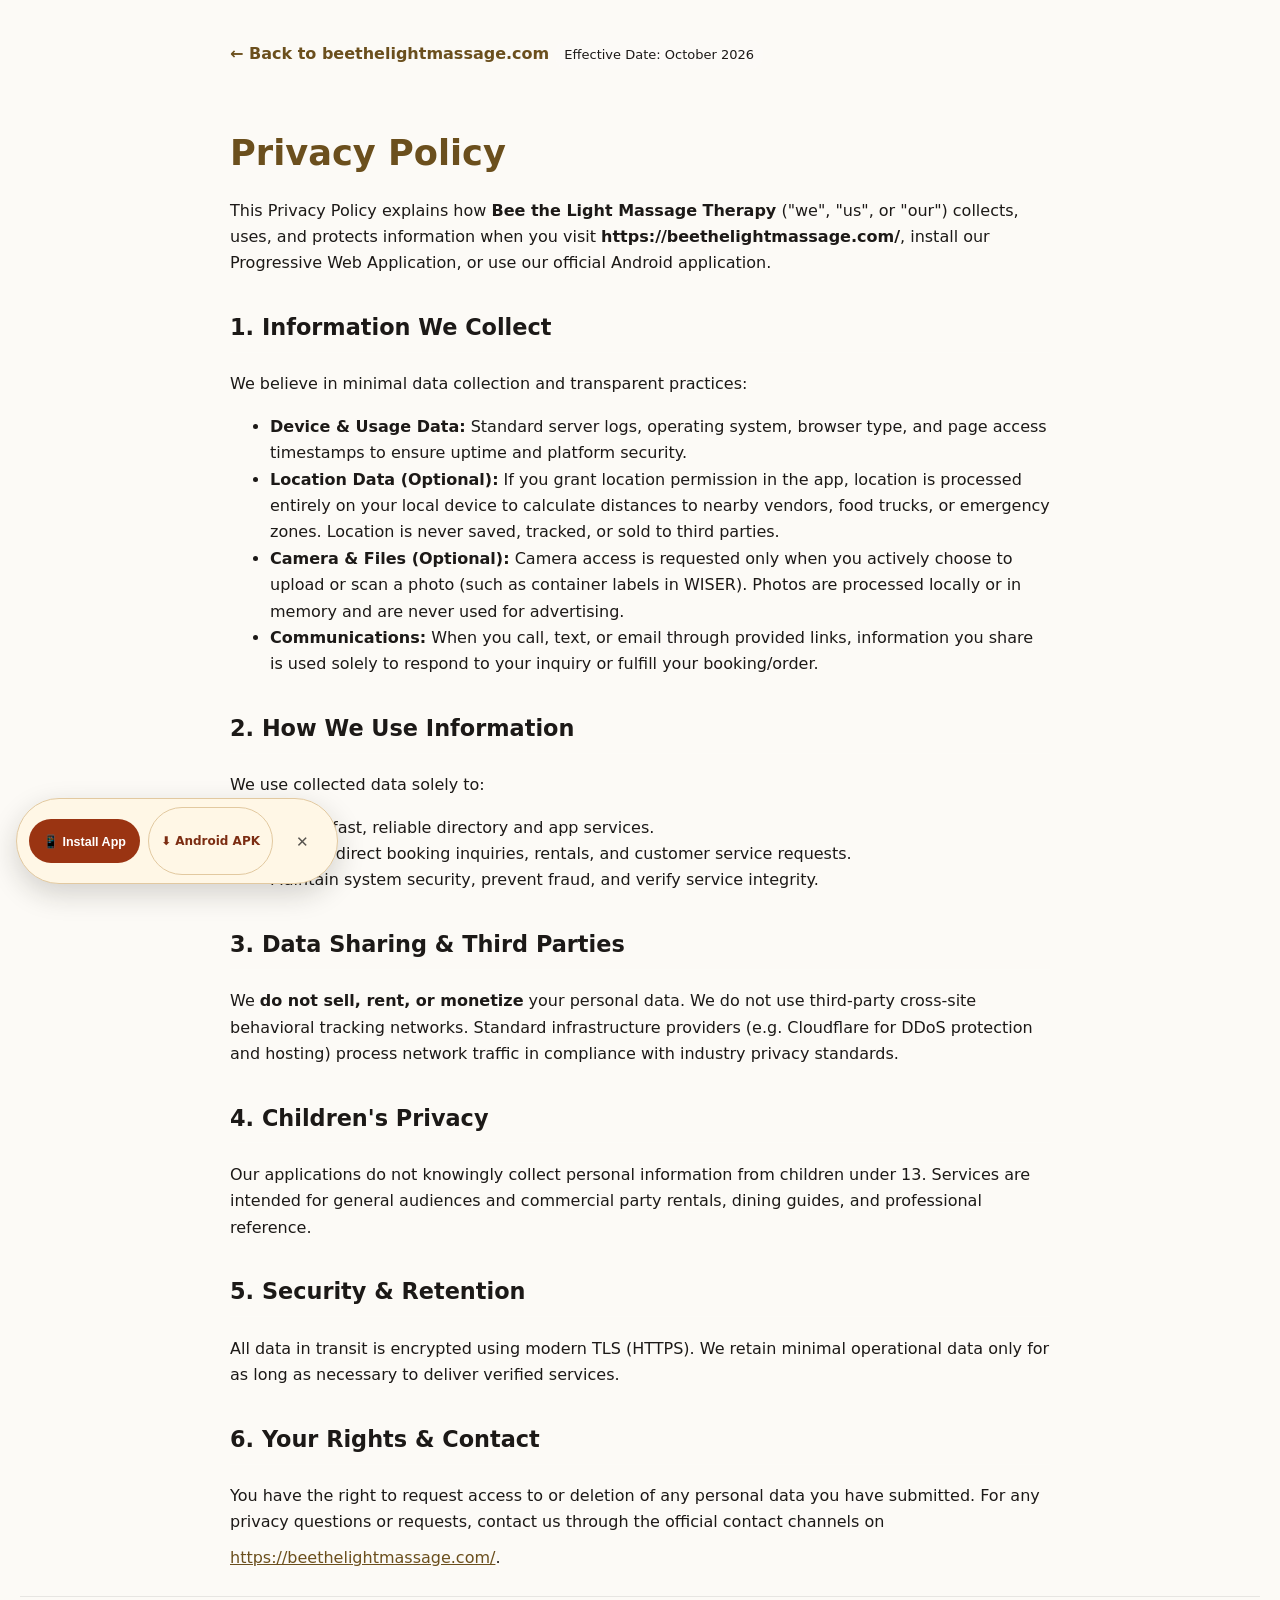
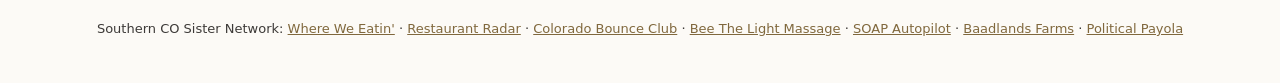
<file: privacy/index.html>
<!DOCTYPE html>
<html lang="en">
<head>
  <meta charset="UTF-8">
  <meta name="viewport" content="width=device-width, initial-scale=1.0">
  <title>Privacy Policy — Bee the Light Massage Therapy</title>
  <meta name="theme-color" content="#6b4f1d">
  <link rel="manifest" href="/manifest.json">
  <link rel="apple-touch-icon" href="/assets/icons/apple-touch-icon.png">
  <style>
    body {
      background: #fcfaf6;
      color: #1c1917;
      font-family: system-ui, -apple-system, Segoe UI, Roboto, Helvetica, Arial, sans-serif;
      margin: 0;
      padding: 32px 20px;
      line-height: 1.65;
    }
    .wrap {
      max-width: 820px;
      margin: 0 auto;
    }
    a { color: #6b4f1d; }
    h1 { font-size: 2.2rem; margin-bottom: 8px; color: #6b4f1d; }
    h2 { font-size: 1.4rem; margin-top: 32px; border-bottom: 1px solid rgba(255,255,255,0.12); padding-bottom: 6px; }
    .back { display: inline-block; margin-bottom: 24px; text-decoration: none; font-weight: 600; }
    .pill { display: inline-block; padding: 4px 10px; border-radius: 999px; background: rgba(255,255,255,0.08); font-size: 13px; }
  </style>
<style id="tap-target-floor-2026-11-25">
a[href],button,input,select,textarea,[role="button"],summary{min-height:44px !important;}
button,input,select,textarea,[role="button"]{min-width:44px !important;}
nav a,header a,footer a,[class*="footer"] a,p a,li a,a[class~="back"]{display:inline-flex !important;align-items:center;min-width:44px;}
summary{display:flex !important;align-items:center;}
</style>
</head>
<body>
  <div class="wrap">
    <a href="/" class="back">&larr; Back to beethelightmassage.com</a>
    <div class="pill">Effective Date: October 2026</div>
    <h1>Privacy Policy</h1>
    <p>This Privacy Policy explains how <strong>Bee the Light Massage Therapy</strong> ("we", "us", or "our") collects, uses, and protects information when you visit <strong>https://beethelightmassage.com/</strong>, install our Progressive Web Application, or use our official Android application.</p>

    <h2>1. Information We Collect</h2>
    <p>We believe in minimal data collection and transparent practices:</p>
    <ul>
      <li><strong>Device & Usage Data:</strong> Standard server logs, operating system, browser type, and page access timestamps to ensure uptime and platform security.</li>
      <li><strong>Location Data (Optional):</strong> If you grant location permission in the app, location is processed entirely on your local device to calculate distances to nearby vendors, food trucks, or emergency zones. Location is never saved, tracked, or sold to third parties.</li>
      <li><strong>Camera & Files (Optional):</strong> Camera access is requested only when you actively choose to upload or scan a photo (such as container labels in WISER). Photos are processed locally or in memory and are never used for advertising.</li>
      <li><strong>Communications:</strong> When you call, text, or email through provided links, information you share is used solely to respond to your inquiry or fulfill your booking/order.</li>
    </ul>

    <h2>2. How We Use Information</h2>
    <p>We use collected data solely to:</p>
    <ul>
      <li>Deliver fast, reliable directory and app services.</li>
      <li>Process direct booking inquiries, rentals, and customer service requests.</li>
      <li>Maintain system security, prevent fraud, and verify service integrity.</li>
    </ul>

    <h2>3. Data Sharing & Third Parties</h2>
    <p>We <strong>do not sell, rent, or monetize</strong> your personal data. We do not use third-party cross-site behavioral tracking networks. Standard infrastructure providers (e.g. Cloudflare for DDoS protection and hosting) process network traffic in compliance with industry privacy standards.</p>

    <h2>4. Children's Privacy</h2>
    <p>Our applications do not knowingly collect personal information from children under 13. Services are intended for general audiences and commercial party rentals, dining guides, and professional reference.</p>

    <h2>5. Security & Retention</h2>
    <p>All data in transit is encrypted using modern TLS (HTTPS). We retain minimal operational data only for as long as necessary to deliver verified services.</p>

    <h2>6. Your Rights & Contact</h2>
    <p>You have the right to request access to or deletion of any personal data you have submitted. For any privacy questions or requests, contact us through the official contact channels on <a href="https://beethelightmassage.com/">https://beethelightmassage.com/</a>.</p>
  </div>
  <script src="/assets/mobile-app-install.js" defer></script>
<div class="footer-sister" style="margin-top:10px;padding-top:10px;border-top:1px solid rgba(128,128,128,0.2);font-size:13px;text-align:center;opacity:0.85;">Southern CO Sister Network: <a href="https://whereeatin.com/">Where We Eatin&#39;</a> &middot; <a href="https://restaurantradar.app/">Restaurant Radar</a> &middot; <a href="https://coloradobounceclub.com/">Colorado Bounce Club</a> &middot; <a href="https://beethelightmassage.com/">Bee The Light Massage</a> &middot; <a href="https://thesoapbook.com/">SOAP Autopilot</a> &middot; <a href="https://baadlandsfarms.com/">Baadlands Farms</a> &middot; <a href="https://politicalpayola.com/">Political Payola</a></div>
<script src="/assets/funnel-beacon.js" defer></script></body>
</html>
</file>
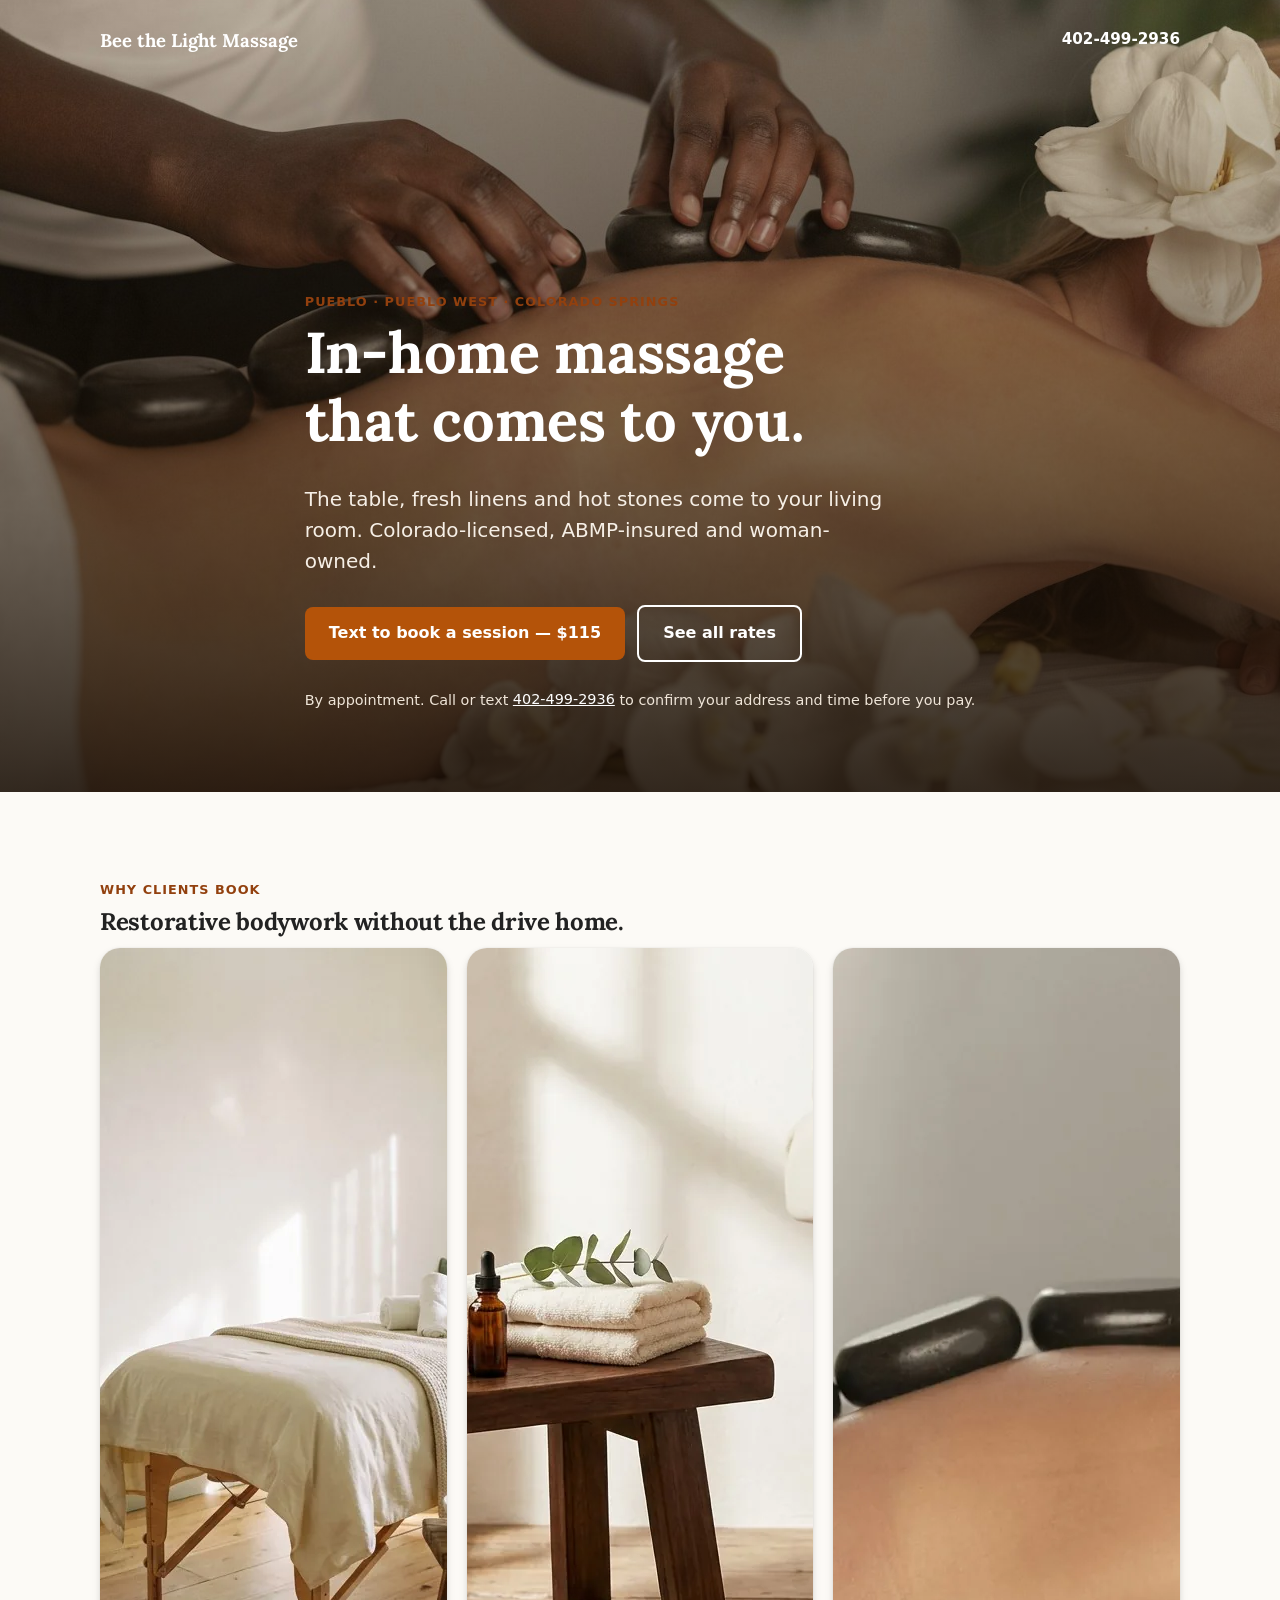
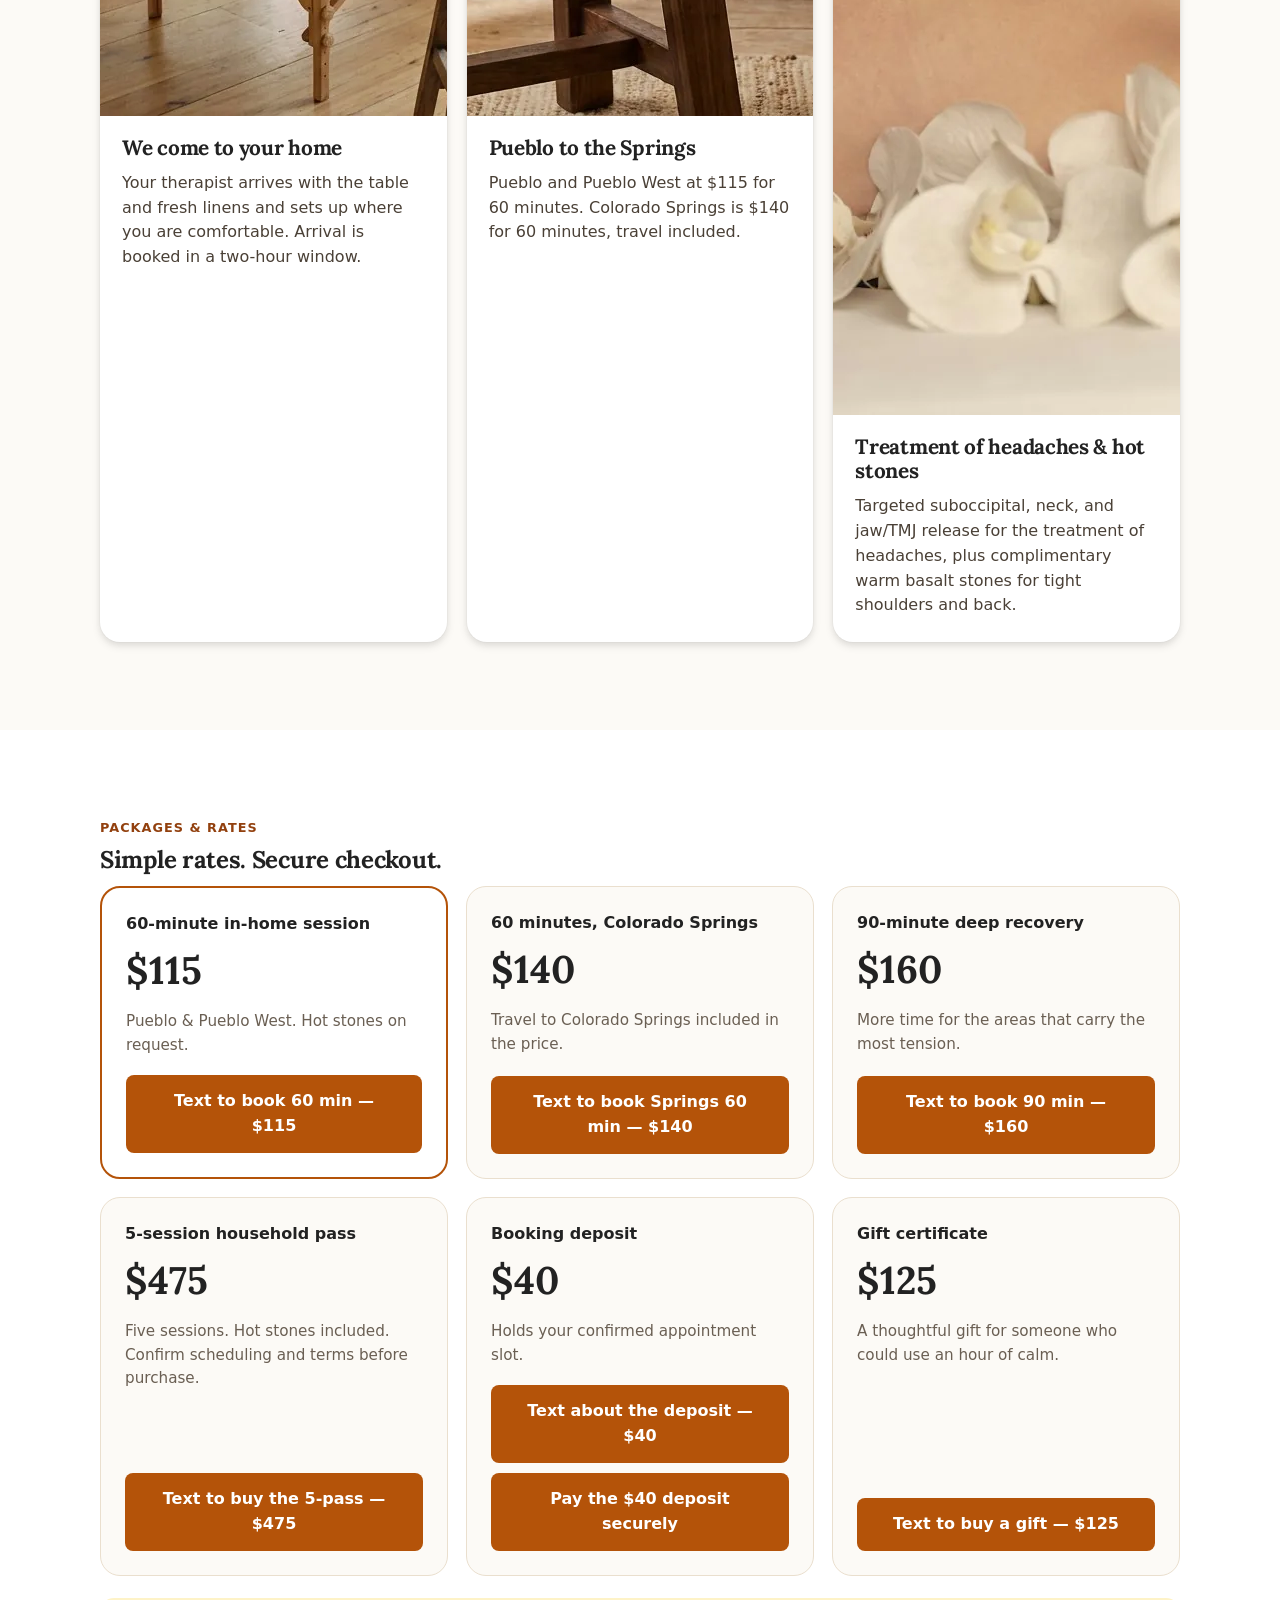
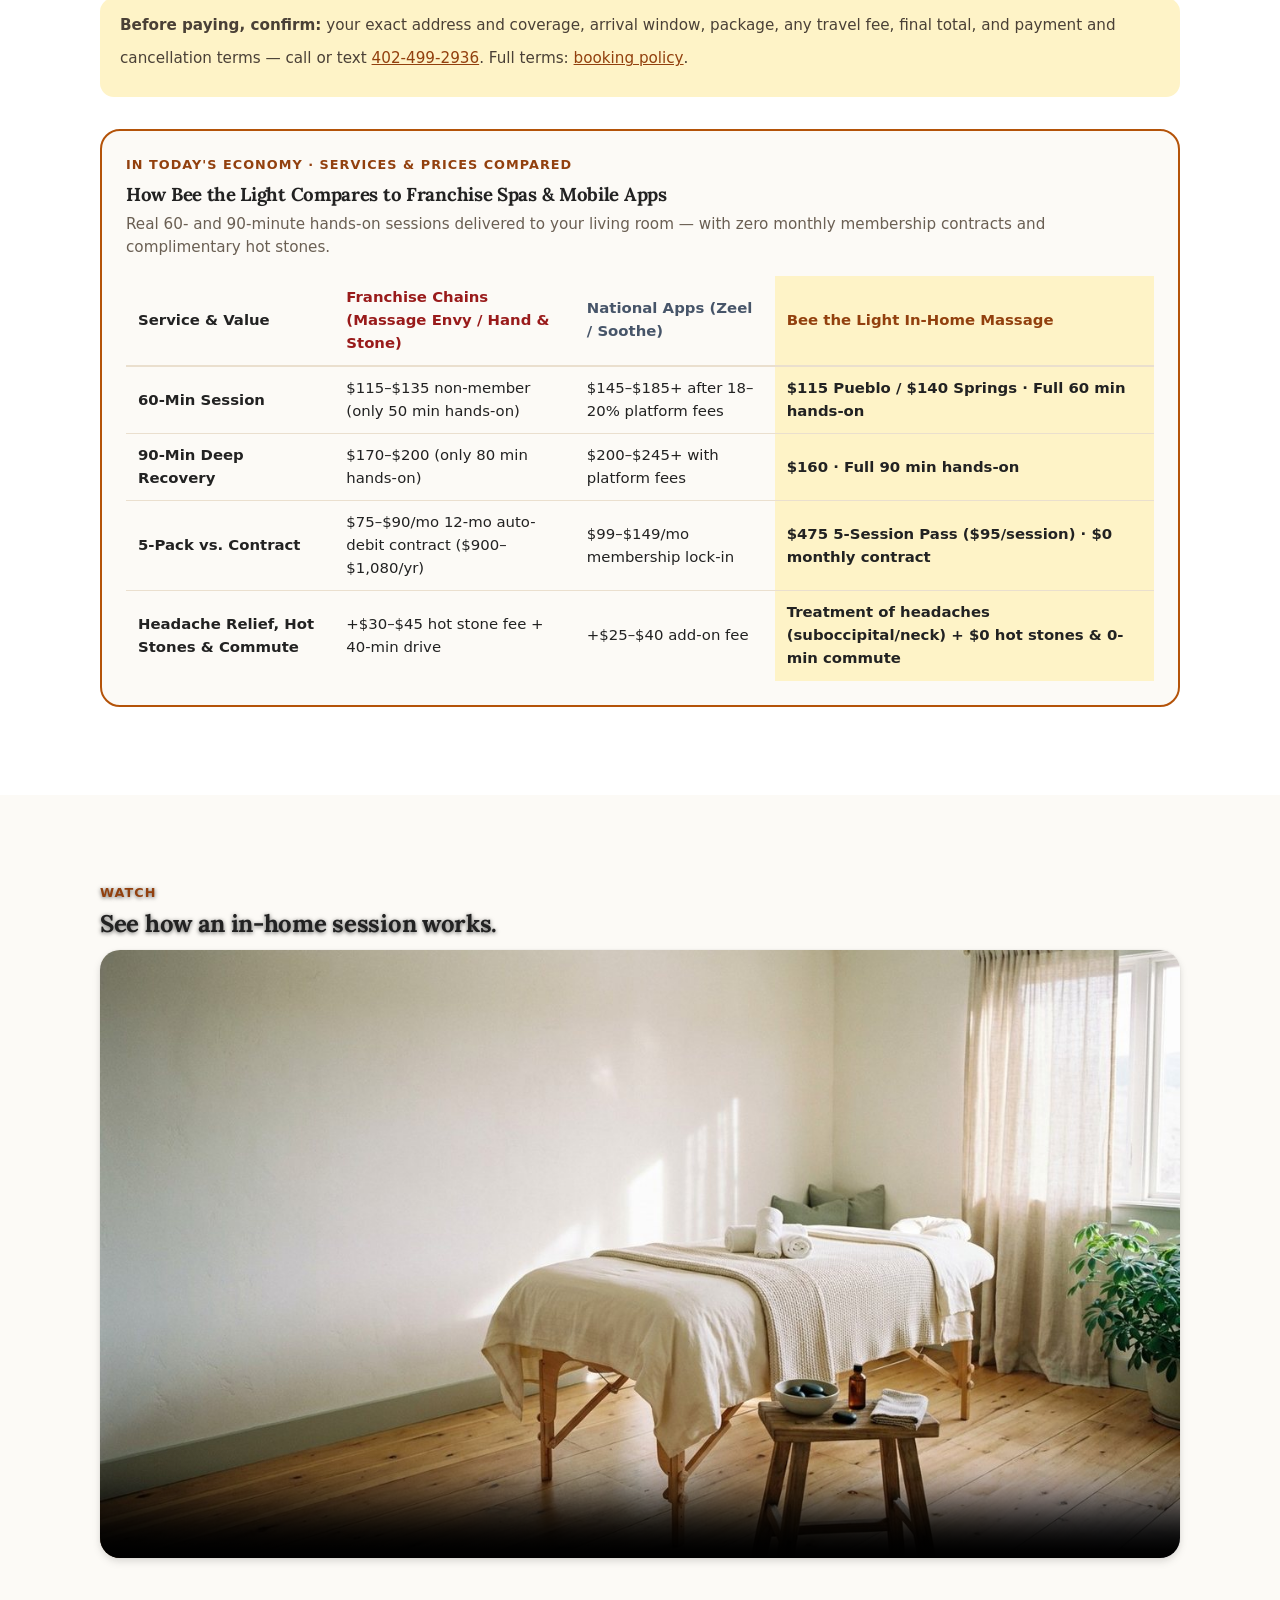
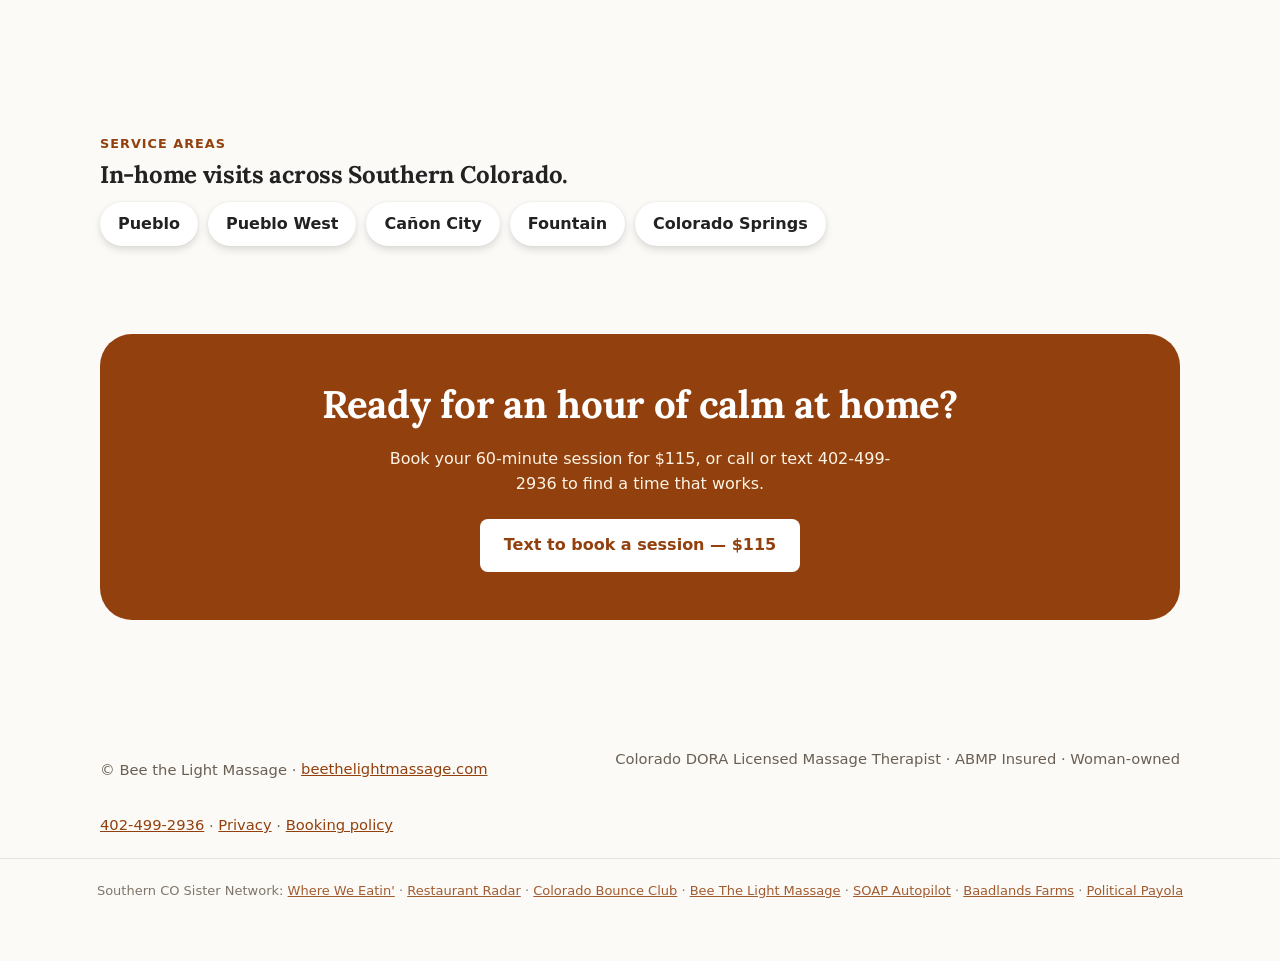
<file: promo/index.html>
<!DOCTYPE html>
<html lang="en">
<head>
<meta charset="utf-8">
<meta name="viewport" content="width=device-width, initial-scale=1">
<title>Bee the Light Massage — In-Home Massage in Pueblo &amp; Colorado Springs</title>
<meta name="description" content="Colorado-licensed, ABMP-insured in-home massage. 60 min $115 in Pueblo &amp; Pueblo West, $140 in Colorado Springs with travel included. Hot stones on request.">
<link rel="canonical" href="https://beethelightmassage.com/promo/">
<link rel="alternate" hreflang="en" href="https://beethelightmassage.com/promo/">
<link rel="alternate" hreflang="es" href="https://beethelightmassage.com/promo/?lang=es">
<link rel="modelcontext" href="/api/tools.json">
<meta property="og:type" content="website">
<meta property="og:title" content="Bee the Light Massage — In-Home Massage, Pueblo to the Springs">
<meta property="og:description" content="60 min $115 · 90 min $160 · Colorado Springs 60 min $140, travel included. Woman-owned, ABMP-insured.">
<meta property="og:url" content="https://beethelightmassage.com/promo/">
<meta property="og:image" content="https://beethelightmassage.com/promo/assets/og.png">
<meta property="og:image:width" content="1200">
<meta property="og:image:height" content="630">
<meta name="twitter:card" content="summary_large_image">
<meta name="twitter:image" content="https://beethelightmassage.com/promo/assets/og.png">
<style>
@font-face{font-family:"Lora";src:url("fonts/Lora-Variable.ttf") format("truetype");font-weight:400 700;font-style:normal;font-display:swap}
:root{
  --ink:#222222;--ink-2:#4a4036;--muted:#6a5f53;
  --honey:#b45309;--honey-deep:#92400e;--honey-light:#fbbf24;--honey-pale:#fef3c7;
  --cream:#fcfaf6;--white:#ffffff;--line:#eadfce;
  --card:rgba(0,0,0,.02) 0 0 0 1px,rgba(0,0,0,.04) 0 2px 6px,rgba(0,0,0,.10) 0 4px 8px;
  --r-btn:8px;--r-card:20px;--r-lg:32px;
}
*{box-sizing:border-box}
html{scroll-behavior:smooth}
body{margin:0;font-family:system-ui,-apple-system,"Segoe UI",Roboto,sans-serif;color:var(--ink);background:var(--cream);line-height:1.55;font-size:16px}
h1,h2,h3{font-family:"Lora",Georgia,serif;font-weight:700;letter-spacing:-.3px;line-height:1.18;margin:0 0 .5em}
a{color:var(--honey-deep)}
.wrap{max-width:1120px;margin:0 auto;padding:0 20px}
.btn{display:inline-block;background:var(--honey);color:#fff;text-decoration:none;font-weight:600;padding:14px 24px;border-radius:var(--r-btn);transition:background .2s,box-shadow .2s}
.btn:hover,.btn:focus-visible{background:var(--honey-deep);box-shadow:rgba(0,0,0,.08) 0 4px 12px}
.btn:focus-visible{outline:3px solid var(--honey-light);outline-offset:2px}
.btn.ghost{background:transparent;color:#fff;border:2px solid #fff}
.btn.ghost:hover{background:rgba(255,255,255,.14)}
section{padding:64px 0}
.eyebrow{font-size:.8rem;font-weight:700;text-transform:uppercase;letter-spacing:.08em;color:var(--honey-deep);margin:0 0 .6em}
/* hero */
.hero{position:relative;min-height:88vh;display:flex;align-items:flex-end;color:#fff;padding:0;overflow:hidden}
.hero img{position:absolute;inset:0;width:100%;height:100%;object-fit:cover}
.hero::after{content:"";position:absolute;inset:0;background:linear-gradient(180deg,rgba(24,14,6,.15) 0%,rgba(24,14,6,.45) 45%,rgba(24,14,6,.88) 100%)}
.hero .wrap{position:relative;z-index:1;padding-bottom:56px;padding-top:120px}
.hero h1{font-size:clamp(2rem,6vw,3.6rem);max-width:15ch}
.hero p.sub{font-size:clamp(1.05rem,2.4vw,1.25rem);max-width:46ch;color:#f6efe6;margin:0 0 1.4em}
.hero .cta-row{display:flex;flex-wrap:wrap;gap:12px;align-items:center}
.hero .note{font-size:.9rem;color:#efe5d8;margin-top:16px}
.brand{position:absolute;top:18px;left:0;right:0;z-index:2}
.brand .wrap{display:flex;justify-content:space-between;align-items:center;padding-top:0;padding-bottom:0}
.brand a{color:#fff;text-decoration:none;font-family:"Lora",Georgia,serif;font-weight:700;font-size:1.15rem}
.brand .call{font-family:inherit;font-size:.95rem;font-weight:600}
/* value props */
.grid3{display:grid;gap:20px;grid-template-columns:1fr}
.card{background:var(--white);border-radius:var(--r-card);box-shadow:var(--card);overflow:hidden}
.card img{width:100%;aspect-ratio:16/10;object-fit:cover;display:block}
.card .body{padding:20px 22px 24px}
.card h3{font-size:1.3rem}
.card p{margin:0;color:var(--ink-2)}
/* pricing */
.pricing{background:var(--white)}
.plans{display:grid;gap:18px;grid-template-columns:1fr}
.plan{border:1px solid var(--line);border-radius:var(--r-card);padding:24px;display:flex;flex-direction:column;background:var(--cream)}
.plan.feature{border:2px solid var(--honey);background:#fff}
.plan .price{font-family:"Lora",Georgia,serif;font-size:2.4rem;font-weight:700;margin:.1em 0}
.plan .what{font-weight:600;margin:0}
.plan .detail{color:var(--muted);font-size:.95rem;flex:1;margin:.4em 0 1.2em}
.plan .btn{text-align:center}
.policy{margin-top:22px;background:var(--honey-pale);border-radius:14px;padding:16px 20px;color:var(--ink-2);font-size:.95rem}
/* video */
.video-box{border-radius:var(--r-card);overflow:hidden;box-shadow:var(--card);background:#fcfaf6}
.video-box video{display:block;width:100%;aspect-ratio:16/9;background:#fcfaf6}
/* areas */
.areas ul{list-style:none;padding:0;margin:0;display:flex;flex-wrap:wrap;gap:10px}
.areas li a{display:inline-block;padding:10px 18px;border-radius:999px;background:#fff;box-shadow:var(--card);text-decoration:none;color:var(--ink);font-weight:600}
.areas li a:hover{color:var(--honey-deep)}
/* final cta */
.band{background:var(--honey-deep);color:#fff;text-align:center;border-radius:var(--r-lg);padding:48px 24px;margin:0 20px}
.band h2{font-size:clamp(1.6rem,4vw,2.4rem)}
.band p{color:#fdf3e4;max-width:52ch;margin:0 auto 1.4em}
.band .btn{background:#fff;color:var(--honey-deep)}
.band .btn:hover{background:var(--honey-pale)}
footer{padding:40px 0 48px;color:var(--muted);font-size:.92rem}
footer .wrap{display:flex;flex-wrap:wrap;gap:12px 28px;justify-content:space-between}
.reveal{opacity:0;transform:translateY(14px);transition:opacity .6s ease,transform .6s ease}
.reveal.in{opacity:1;transform:none}
@media (prefers-reduced-motion:reduce){.reveal{opacity:1;transform:none;transition:none}html{scroll-behavior:auto}}
@media (min-width:768px){
  section{padding:88px 0}
  .grid3{grid-template-columns:repeat(3,1fr)}
  .plans{grid-template-columns:repeat(2,1fr)}
  .band{margin:0 auto;max-width:1080px}
}
@media (min-width:1080px){.plans{grid-template-columns:repeat(3,1fr)}}
</style>
<style id="tap-target-floor-2026-11-25">
a[href],button,input,select,textarea,[role="button"],summary{min-height:44px !important;}
button,input,select,textarea,[role="button"]{min-width:44px !important;}
nav a,header a,footer a,[class*="footer"] a,p a,li a,a[class~="back"]{display:inline-flex !important;align-items:center;min-width:44px;}
summary{display:flex !important;align-items:center;}
</style>
<style id="promo-hero-legibility-2026-11-25">section:has(video) :is(h1,h2,h3,p,a,span,div){text-shadow:0 1px 4px rgba(0,0,0,.6)}</style>
</head>
<body>

<header class="brand" aria-label="Bee the Light Massage">
  <div class="wrap">
    <a href="https://beethelightmassage.com/">Bee the Light Massage</a>
    <a class="call" href="tel:4024992936" aria-label="Call or text 402-499-2936">402-499-2936</a>
  </div>
</header>

<section class="hero" aria-labelledby="hero-h">
  <img src="assets/hero.jpg" width="1600" height="1000" alt="A massage therapist's hands placing warm dark basalt stones along a client's back, with white flowers on the table" fetchpriority="high" decoding="async">
  <div class="wrap">
    <p class="eyebrow" style="color: var(--honey-deep)">Pueblo · Pueblo West · Colorado Springs</p>
    <h1 id="hero-h">In-home massage that comes to you.</h1>
    <p class="sub">The table, fresh linens and hot stones come to your living room. Colorado-licensed, ABMP-insured and woman-owned.</p>
    <div class="cta-row">
      <a class="btn" href="sms:4024992936?body=Hi%21%20I%27d%20like%20to%20book%3A%20a%20session%20-%20%24115.%20Please%20confirm%20availability%2C%20address%20coverage%2C%20any%20travel%20fee%20and%20the%20final%20total%20before%20payment.%20%28No%20health%20details%20in%20this%20text.%29" aria-label="Text to book: a session - $115 (opens a draft text, no charge)">Text to book a session — $115</a>
      <a class="btn ghost" href="#rates">See all rates</a>
    </div>
    <p class="note">By appointment. Call or text <a href="tel:4024992936" style="color:#fff">402-499-2936</a> to confirm your address and time before you pay.</p>
  </div>
</section>

<section aria-labelledby="why-h">
  <div class="wrap">
    <p class="eyebrow">Why clients book</p>
    <h2 id="why-h">Restorative bodywork without the drive home.</h2>
    <div class="grid3">
      <article class="card reveal">
        <img src="../static/images/home-sanctuary.webp" width="1376" height="768" loading="lazy" decoding="async" alt="A massage table made up with cream linens in a sunlit living room with wood floors">
        <div class="body"><h3>We come to your home</h3><p>Your therapist arrives with the table and fresh linens and sets up where you are comfortable. Arrival is booked in a two-hour window.</p></div>
      </article>
      <article class="card reveal">
        <img src="../static/images/treatment-details.webp" width="1376" height="768" loading="lazy" decoding="async" alt="A wooden stool holding a bowl of stones, folded towels and an oil bottle beside a massage table">
        <div class="body"><h3>Pueblo to the Springs</h3><p>Pueblo and Pueblo West at $115 for 60 minutes. Colorado Springs is $140 for 60 minutes, travel included.</p></div>
      </article>
      <article class="card reveal">
        <img src="../static/images/hero_sanctuary.webp" width="1600" height="1067" loading="lazy" decoding="async" alt="A row of smooth black hot stones resting along a client's back">
        <div class="body"><h3>Treatment of headaches &amp; hot stones</h3><p>Targeted suboccipital, neck, and jaw/TMJ release for the treatment of headaches, plus complimentary warm basalt stones for tight shoulders and back.</p></div>
      </article>
    </div>
  </div>
</section>

<section class="pricing" id="rates" aria-labelledby="rates-h">
  <div class="wrap">
    <p class="eyebrow">Packages &amp; rates</p>
    <h2 id="rates-h">Simple rates. Secure checkout.</h2>
    <div class="plans">
      <div class="plan feature reveal">
        <p class="what">60-minute in-home session</p>
        <p class="price">$115</p>
        <p class="detail">Pueblo &amp; Pueblo West. Hot stones on request.</p>
        <a class="btn" href="sms:4024992936?body=Hi%21%20I%27d%20like%20to%20book%3A%2060%20min%20-%20%24115.%20Please%20confirm%20availability%2C%20address%20coverage%2C%20any%20travel%20fee%20and%20the%20final%20total%20before%20payment.%20%28No%20health%20details%20in%20this%20text.%29" aria-label="Text to book: 60 min - $115 (opens a draft text, no charge)">Text to book 60 min — $115</a>
      </div>
      <div class="plan reveal">
        <p class="what">60 minutes, Colorado Springs</p>
        <p class="price">$140</p>
        <p class="detail">Travel to Colorado Springs included in the price.</p>
        <a class="btn" href="sms:4024992936?body=Hi%21%20I%27d%20like%20to%20book%3A%20Springs%2060%20min%20-%20%24140.%20Please%20confirm%20availability%2C%20address%20coverage%2C%20any%20travel%20fee%20and%20the%20final%20total%20before%20payment.%20%28No%20health%20details%20in%20this%20text.%29" aria-label="Text to book: Springs 60 min - $140 (opens a draft text, no charge)">Text to book Springs 60 min — $140</a>
      </div>
      <div class="plan reveal">
        <p class="what">90-minute deep recovery</p>
        <p class="price">$160</p>
        <p class="detail">More time for the areas that carry the most tension.</p>
        <a class="btn" href="sms:4024992936?body=Hi%21%20I%27d%20like%20to%20book%3A%2090%20min%20-%20%24160.%20Please%20confirm%20availability%2C%20address%20coverage%2C%20any%20travel%20fee%20and%20the%20final%20total%20before%20payment.%20%28No%20health%20details%20in%20this%20text.%29" aria-label="Text to book: 90 min - $160 (opens a draft text, no charge)">Text to book 90 min — $160</a>
      </div>
      <div class="plan reveal">
        <p class="what">5-session household pass</p>
        <p class="price">$475</p>
        <p class="detail">Five sessions. Hot stones included. Confirm scheduling and terms before purchase.</p>
        <a class="btn" href="sms:4024992936?body=Hi%21%20I%27d%20like%20to%20book%3A%20the%205-pass%20-%20%24475.%20Please%20confirm%20availability%2C%20address%20coverage%2C%20any%20travel%20fee%20and%20the%20final%20total%20before%20payment.%20%28No%20health%20details%20in%20this%20text.%29" aria-label="Text to buy: the 5-pass - $475 (opens a draft text, no charge)">Text to buy the 5-pass — $475</a>
      </div>
      <div class="plan reveal">
        <p class="what">Booking deposit</p>
        <p class="price">$40</p>
        <p class="detail">Holds your confirmed appointment slot.</p>
        <a class="btn" href="sms:4024992936?body=Hi%21%20I%27d%20like%20to%20book%3A%20deposit%20-%20%2440.%20Please%20confirm%20availability%2C%20address%20coverage%2C%20any%20travel%20fee%20and%20the%20final%20total%20before%20payment.%20%28No%20health%20details%20in%20this%20text.%29" aria-label="Text to book: deposit - $40 (opens a draft text, no charge)">Text about the deposit — $40</a>
        <a class="btn" href="https://buy.stripe.com/00wfZaepBbH52Pa6Gt08g0f" aria-label="Pay the $40 booking deposit securely with Stripe" style="display:block;margin-top:10px;min-height:44px">Pay the $40 deposit securely</a>
      </div>
      <div class="plan reveal">
        <p class="what">Gift certificate</p>
        <p class="price">$125</p>
        <p class="detail">A thoughtful gift for someone who could use an hour of calm.</p>
        <a class="btn" href="sms:4024992936?body=Hi%21%20I%27d%20like%20to%20book%3A%20a%20gift%20-%20%24125.%20Please%20confirm%20availability%2C%20address%20coverage%2C%20any%20travel%20fee%20and%20the%20final%20total%20before%20payment.%20%28No%20health%20details%20in%20this%20text.%29" aria-label="Text to buy: a gift - $125 (opens a draft text, no charge)">Text to buy a gift — $125</a>
      </div>
    </div>
    <p class="policy"><strong>Before paying, confirm:</strong> your exact address and coverage, arrival window, package, any travel fee, final total, and payment and cancellation terms — call or text <a href="tel:4024992936">402-499-2936</a>. Full terms: <a href="https://beethelightmassage.com/booking-policy.html">booking policy</a>.</p>

    <div class="reveal" style="margin-top:32px;background:var(--cream);border:2px solid var(--honey);border-radius:var(--r-card);padding:24px;overflow-x:auto">
      <p class="eyebrow">In Today&apos;s Economy &middot; Services &amp; Prices Compared</p>
      <h3 style="margin-bottom:8px">How Bee the Light Compares to Franchise Spas &amp; Mobile Apps</h3>
      <p style="color:var(--muted);margin-top:0;margin-bottom:16px;font-size:.95rem">Real 60- and 90-minute hands-on sessions delivered to your living room — with zero monthly membership contracts and complimentary hot stones.</p>
      <table style="width:100%;border-collapse:collapse;font-size:.93rem;min-width:560px">
        <thead>
          <tr style="border-bottom:2px solid var(--line);text-align:left">
            <th style="padding:10px 12px">Service &amp; Value</th>
            <th style="padding:10px 12px;color:#991b1b">Franchise Chains (Massage Envy / Hand &amp; Stone)</th>
            <th style="padding:10px 12px;color:#475569">National Apps (Zeel / Soothe)</th>
            <th style="padding:10px 12px;background:var(--honey-pale);color:var(--honey-deep)">Bee the Light In-Home Massage</th>
          </tr>
        </thead>
        <tbody>
          <tr style="border-bottom:1px solid var(--line)">
            <td style="padding:10px 12px;font-weight:700">60-Min Session</td>
            <td style="padding:10px 12px">$115&ndash;$135 non-member (only 50 min hands-on)</td>
            <td style="padding:10px 12px">$145&ndash;$185+ after 18&ndash;20% platform fees</td>
            <td style="padding:10px 12px;background:var(--honey-pale);font-weight:700">$115 Pueblo / $140 Springs &middot; Full 60 min hands-on</td>
          </tr>
          <tr style="border-bottom:1px solid var(--line)">
            <td style="padding:10px 12px;font-weight:700">90-Min Deep Recovery</td>
            <td style="padding:10px 12px">$170&ndash;$200 (only 80 min hands-on)</td>
            <td style="padding:10px 12px">$200&ndash;$245+ with platform fees</td>
            <td style="padding:10px 12px;background:var(--honey-pale);font-weight:700">$160 &middot; Full 90 min hands-on</td>
          </tr>
          <tr style="border-bottom:1px solid var(--line)">
            <td style="padding:10px 12px;font-weight:700">5-Pack vs. Contract</td>
            <td style="padding:10px 12px">$75&ndash;$90/mo 12-mo auto-debit contract ($900&ndash;$1,080/yr)</td>
            <td style="padding:10px 12px">$99&ndash;$149/mo membership lock-in</td>
            <td style="padding:10px 12px;background:var(--honey-pale);font-weight:700">$475 5-Session Pass ($95/session) &middot; $0 monthly contract</td>
          </tr>
          <tr>
            <td style="padding:10px 12px;font-weight:700">Headache Relief, Hot Stones &amp; Commute</td>
            <td style="padding:10px 12px">+$30&ndash;$45 hot stone fee + 40-min drive</td>
            <td style="padding:10px 12px">+$25&ndash;$40 add-on fee</td>
            <td style="padding:10px 12px;background:var(--honey-pale);font-weight:700">Treatment of headaches (suboccipital/neck) + $0 hot stones &amp; 0-min commute</td>
          </tr>
        </tbody>
      </table>
    </div>
  </div>
</section>

<section aria-labelledby="watch-h">
  <div class="wrap">
    <p class="eyebrow">Watch</p>
    <h2 id="watch-h">See how an in-home session works.</h2>
    <div class="video-box reveal">
      <video controls preload="none" playsinline poster="video/bee_16x9.jpg" src="video/bee_16x9.mp4" aria-label="Bee the Light Massage promo video">
        Your browser does not play this video. <a href="video/bee_16x9.mp4">Download it</a>.
      </video>
    </div>
  </div>
</section>

<section class="areas" aria-labelledby="areas-h">
  <div class="wrap">
    <p class="eyebrow">Service areas</p>
    <h2 id="areas-h">In-home visits across Southern Colorado.</h2>
    <ul>
      <li><a href="https://beethelightmassage.com/areas/pueblo/">Pueblo</a></li>
      <li><a href="https://beethelightmassage.com/areas/pueblo-west/">Pueblo West</a></li>
      <li><a href="https://beethelightmassage.com/areas/canon-city/">Cañon City</a></li>
      <li><a href="https://beethelightmassage.com/areas/fountain/">Fountain</a></li>
      <li><a href="https://beethelightmassage.com/areas/colorado-springs/">Colorado Springs</a></li>
    </ul>
  </div>
</section>

<section aria-labelledby="band-h" style="padding-top:0">
  <div class="band reveal">
    <h2 id="band-h">Ready for an hour of calm at home?</h2>
    <p>Book your 60-minute session for $115, or call or text 402-499-2936 to find a time that works.</p>
    <a class="btn" href="sms:4024992936?body=Hi%21%20I%27d%20like%20to%20book%3A%20a%20session%20-%20%24115.%20Please%20confirm%20availability%2C%20address%20coverage%2C%20any%20travel%20fee%20and%20the%20final%20total%20before%20payment.%20%28No%20health%20details%20in%20this%20text.%29" aria-label="Text to book: a session - $115 (opens a draft text, no charge)">Text to book a session — $115</a>
  </div>
</section>

<footer>
  <div class="wrap">
    <span>© Bee the Light Massage · <a href="https://beethelightmassage.com/">beethelightmassage.com</a></span>
    <span>Colorado DORA Licensed Massage Therapist · ABMP Insured · Woman-owned</span>
    <span><a href="tel:4024992936">402-499-2936</a> · <a href="https://beethelightmassage.com/privacy.html">Privacy</a> · <a href="https://beethelightmassage.com/booking-policy.html">Booking policy</a></span>
  </div>
<div class="footer-sister" style="margin-top:10px;padding-top:10px;border-top:1px solid rgba(128,128,128,0.2);font-size:13px;text-align:center;opacity:0.85;">Southern CO Sister Network: <a href="https://whereeatin.com/">Where We Eatin&#39;</a> &middot; <a href="https://restaurantradar.app/">Restaurant Radar</a> &middot; <a href="https://coloradobounceclub.com/">Colorado Bounce Club</a> &middot; <a href="https://beethelightmassage.com/">Bee The Light Massage</a> &middot; <a href="https://thesoapbook.com/">SOAP Autopilot</a> &middot; <a href="https://baadlandsfarms.com/">Baadlands Farms</a> &middot; <a href="https://politicalpayola.com/">Political Payola</a></div>
</footer>

<script src="../assets/bee-promo-inline.js"></script>
<script src="/assets/funnel-beacon.js" defer></script></body>
</html>
</file>
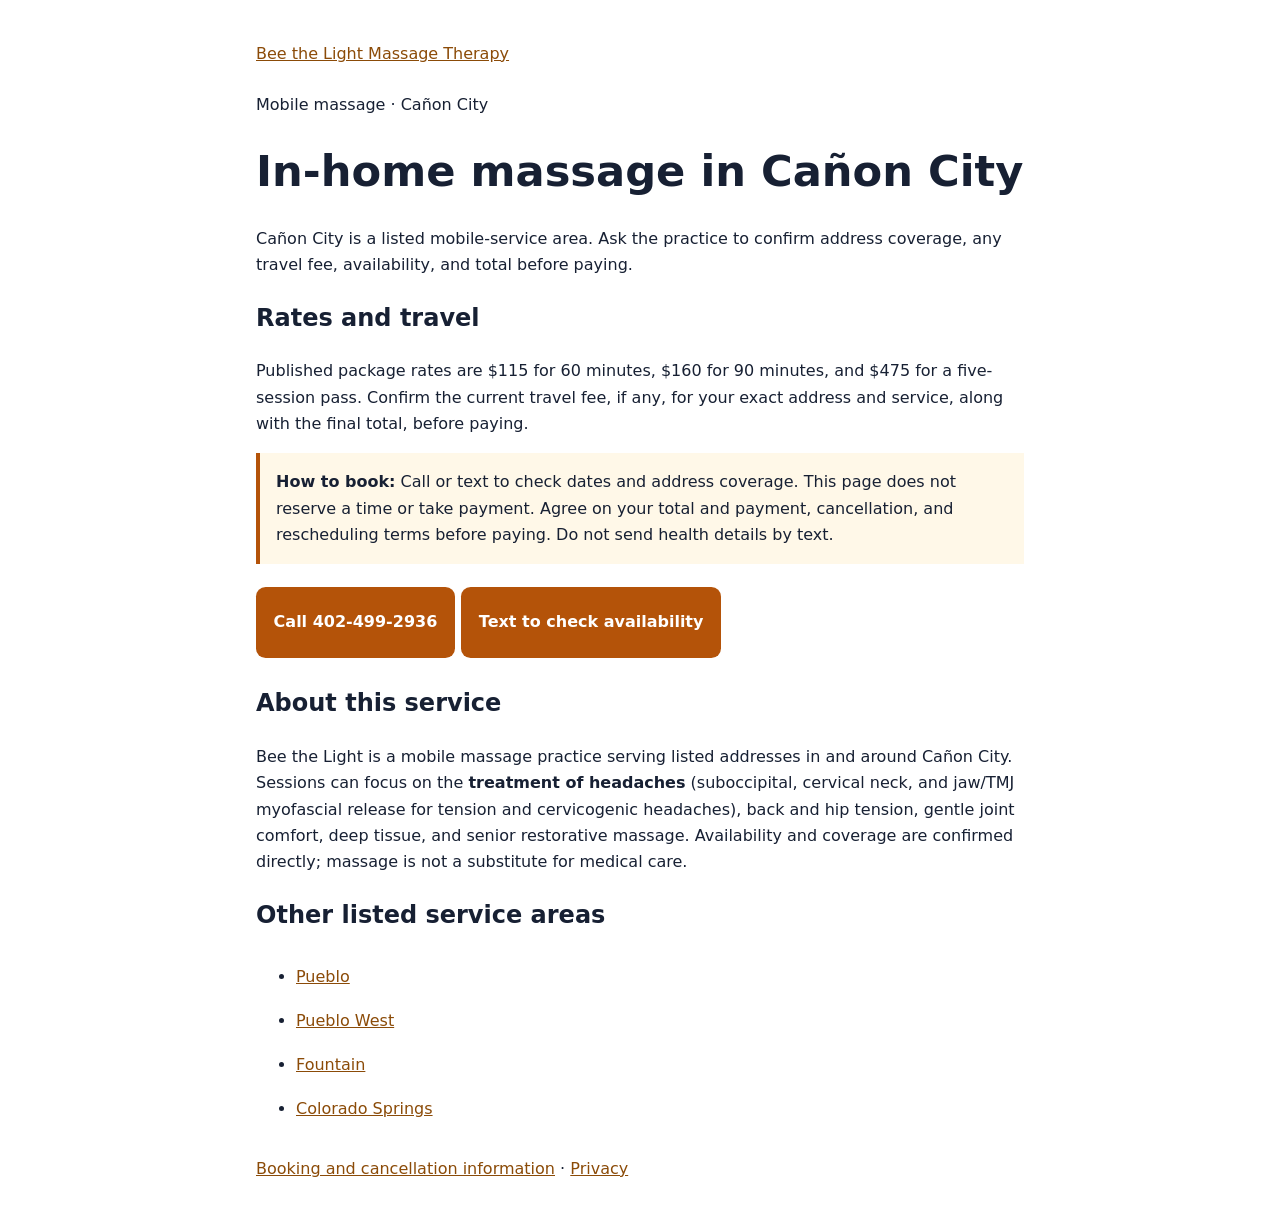
<file: areas/canon-city/index.html>
<!DOCTYPE html>
<html lang="en"><head><meta charset="utf-8"><meta name="viewport" content="width=device-width, initial-scale=1">
<title>In-Home Massage in Cañon City | Bee the Light</title><meta name="description" content="Mobile massage appointments in Cañon City. Check coverage, dates, travel fee, and total by phone or text before payment.">
<link rel="canonical" href="https://beethelightmassage.com/areas/canon-city/"><meta name="robots" content="index,follow">
<style>body{font-family:system-ui,-apple-system,Segoe UI,sans-serif;max-width:48rem;margin:2rem auto;padding:0 1.25rem;line-height:1.65;color:#172033}h1{font-size:clamp(1.9rem,6vw,2.7rem);line-height:1.15}a{color:#8b4b08}.cta{display:inline-block;padding:.85rem 1.1rem;border-radius:.6rem;background:#b45309;color:#fff;font-weight:700;text-decoration:none;margin:.4rem .4rem .4rem 0}.note{padding:1rem;border-left:4px solid #b45309;background:#fff8e8}</style><style id="tap-target-floor-2026-11-25">
a[href],button,input,select,textarea,[role="button"],summary{min-height:44px !important;}
button,input,select,textarea,[role="button"]{min-width:44px !important;}
nav a,header a,footer a,[class*="footer"] a,p a,li a,a[class~="back"]{display:inline-flex !important;align-items:center;min-width:44px;}
summary{display:flex !important;align-items:center;}
</style>
</head><body>
<p><a href="/">Bee the Light Massage Therapy</a></p><main><p>Mobile massage · Cañon City</p><h1>In-home massage in Cañon City</h1>
<p>Cañon City is a listed mobile-service area. Ask the practice to confirm address coverage, any travel fee, availability, and total before paying.</p><h2>Rates and travel</h2>
<p>Published package rates are $115 for 60 minutes, $160 for 90 minutes, and $475 for a five-session pass. Confirm the current travel fee, if any, for your exact address and service, along with the final total, before paying.</p>
<div class="note"><strong>How to book:</strong> Call or text to check dates and address coverage. This page does not reserve a time or take payment. Agree on your total and payment, cancellation, and rescheduling terms before paying. Do not send health details by text.</div>
<p><a class="cta" href="tel:+14024992936">Call 402-499-2936</a><a class="cta" href="sms:+14024992936">Text to check availability</a></p>
<h2>About this service</h2><p>Bee the Light is a mobile massage practice serving listed addresses in and around Cañon City. Sessions can focus on the <strong>treatment of headaches</strong> (suboccipital, cervical neck, and jaw/TMJ myofascial release for tension and cervicogenic headaches), back and hip tension, gentle joint comfort, deep tissue, and senior restorative massage. Availability and coverage are confirmed directly; massage is not a substitute for medical care.</p>
<h2>Other listed service areas</h2><ul><li><a href="/areas/pueblo/">Pueblo</a></li><li><a href="/areas/pueblo-west/">Pueblo West</a></li><li><a href="/areas/fountain/">Fountain</a></li><li><a href="/areas/colorado-springs/">Colorado Springs</a></li></ul>
<p><a href="/booking-policy.html">Booking and cancellation information</a> · <a href="/privacy.html">Privacy</a></p></main></body></html>
</file>
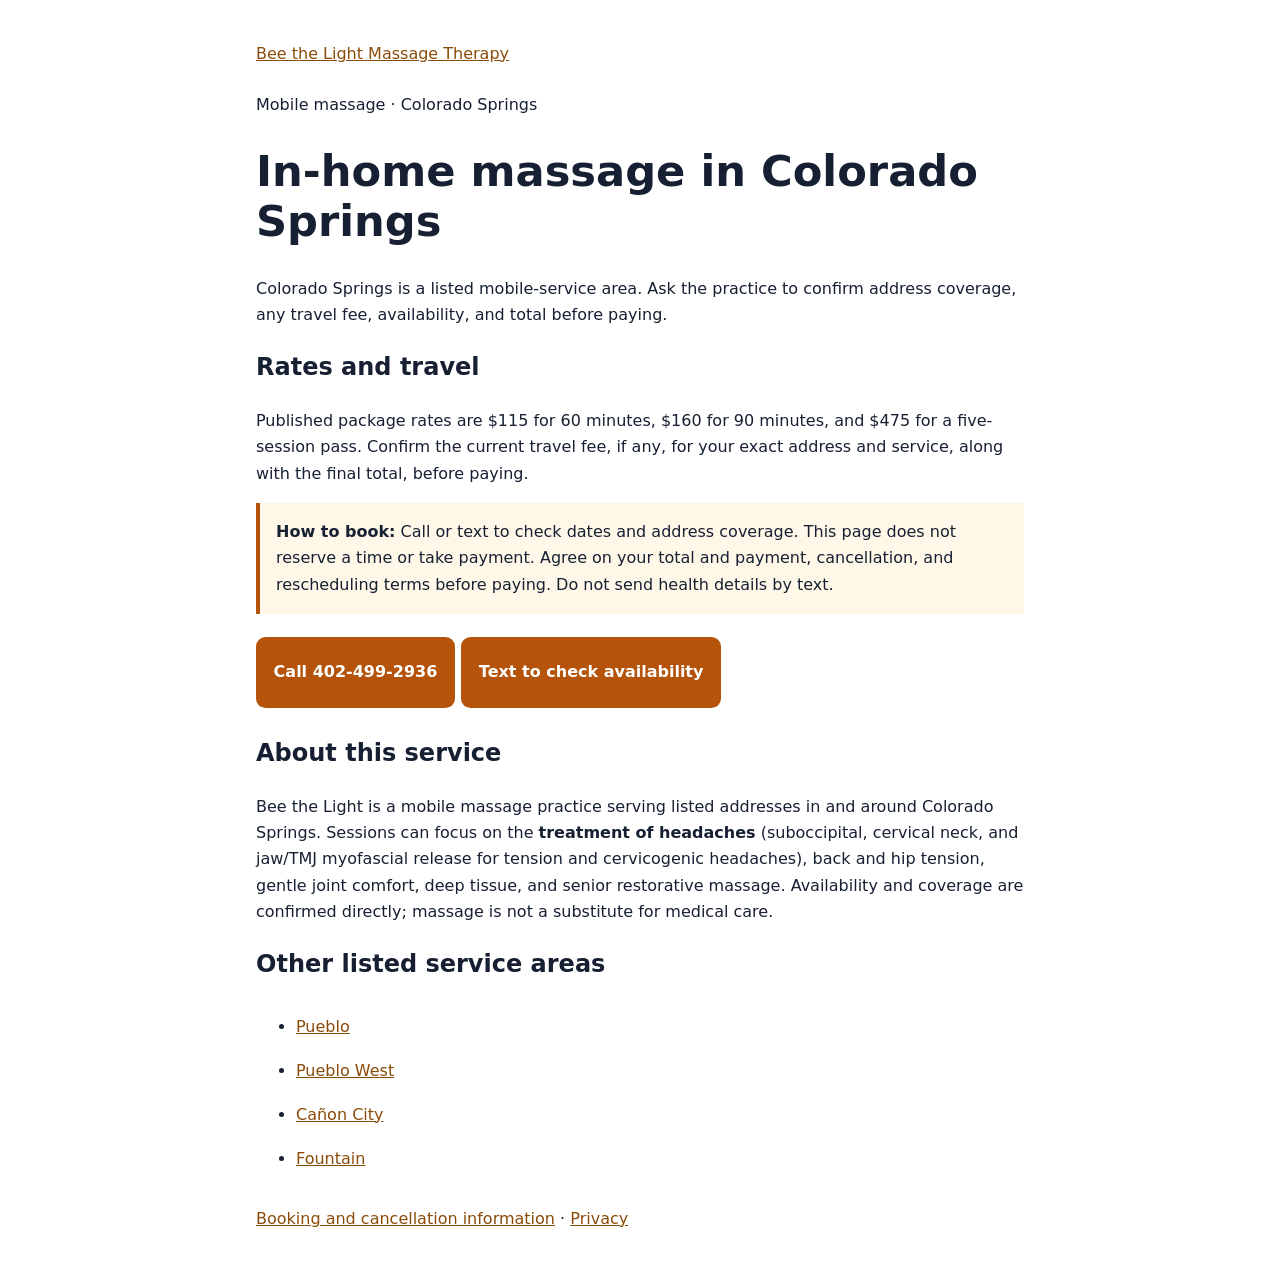
<file: areas/colorado-springs/index.html>
<!DOCTYPE html>
<html lang="en"><head><meta charset="utf-8"><meta name="viewport" content="width=device-width, initial-scale=1">
<title>In-Home Massage in Colorado Springs | Bee the Light</title><meta name="description" content="Mobile massage appointments in Colorado Springs. Check coverage, dates, travel fee, and total by phone or text before payment.">
<link rel="canonical" href="https://beethelightmassage.com/areas/colorado-springs/"><meta name="robots" content="index,follow">
<style>body{font-family:system-ui,-apple-system,Segoe UI,sans-serif;max-width:48rem;margin:2rem auto;padding:0 1.25rem;line-height:1.65;color:#172033}h1{font-size:clamp(1.9rem,6vw,2.7rem);line-height:1.15}a{color:#8b4b08}.cta{display:inline-block;padding:.85rem 1.1rem;border-radius:.6rem;background:#b45309;color:#fff;font-weight:700;text-decoration:none;margin:.4rem .4rem .4rem 0}.note{padding:1rem;border-left:4px solid #b45309;background:#fff8e8}</style><style id="tap-target-floor-2026-11-25">
a[href],button,input,select,textarea,[role="button"],summary{min-height:44px !important;}
button,input,select,textarea,[role="button"]{min-width:44px !important;}
nav a,header a,footer a,[class*="footer"] a,p a,li a,a[class~="back"]{display:inline-flex !important;align-items:center;min-width:44px;}
summary{display:flex !important;align-items:center;}
</style>
</head><body>
<p><a href="/">Bee the Light Massage Therapy</a></p><main><p>Mobile massage · Colorado Springs</p><h1>In-home massage in Colorado Springs</h1>
<p>Colorado Springs is a listed mobile-service area. Ask the practice to confirm address coverage, any travel fee, availability, and total before paying.</p><h2>Rates and travel</h2>
<p>Published package rates are $115 for 60 minutes, $160 for 90 minutes, and $475 for a five-session pass. Confirm the current travel fee, if any, for your exact address and service, along with the final total, before paying.</p>
<div class="note"><strong>How to book:</strong> Call or text to check dates and address coverage. This page does not reserve a time or take payment. Agree on your total and payment, cancellation, and rescheduling terms before paying. Do not send health details by text.</div>
<p><a class="cta" href="tel:+14024992936">Call 402-499-2936</a><a class="cta" href="sms:+14024992936">Text to check availability</a></p>
<h2>About this service</h2><p>Bee the Light is a mobile massage practice serving listed addresses in and around Colorado Springs. Sessions can focus on the <strong>treatment of headaches</strong> (suboccipital, cervical neck, and jaw/TMJ myofascial release for tension and cervicogenic headaches), back and hip tension, gentle joint comfort, deep tissue, and senior restorative massage. Availability and coverage are confirmed directly; massage is not a substitute for medical care.</p>
<h2>Other listed service areas</h2><ul><li><a href="/areas/pueblo/">Pueblo</a></li><li><a href="/areas/pueblo-west/">Pueblo West</a></li><li><a href="/areas/canon-city/">Cañon City</a></li><li><a href="/areas/fountain/">Fountain</a></li></ul>
<p><a href="/booking-policy.html">Booking and cancellation information</a> · <a href="/privacy.html">Privacy</a></p></main></body></html>
</file>
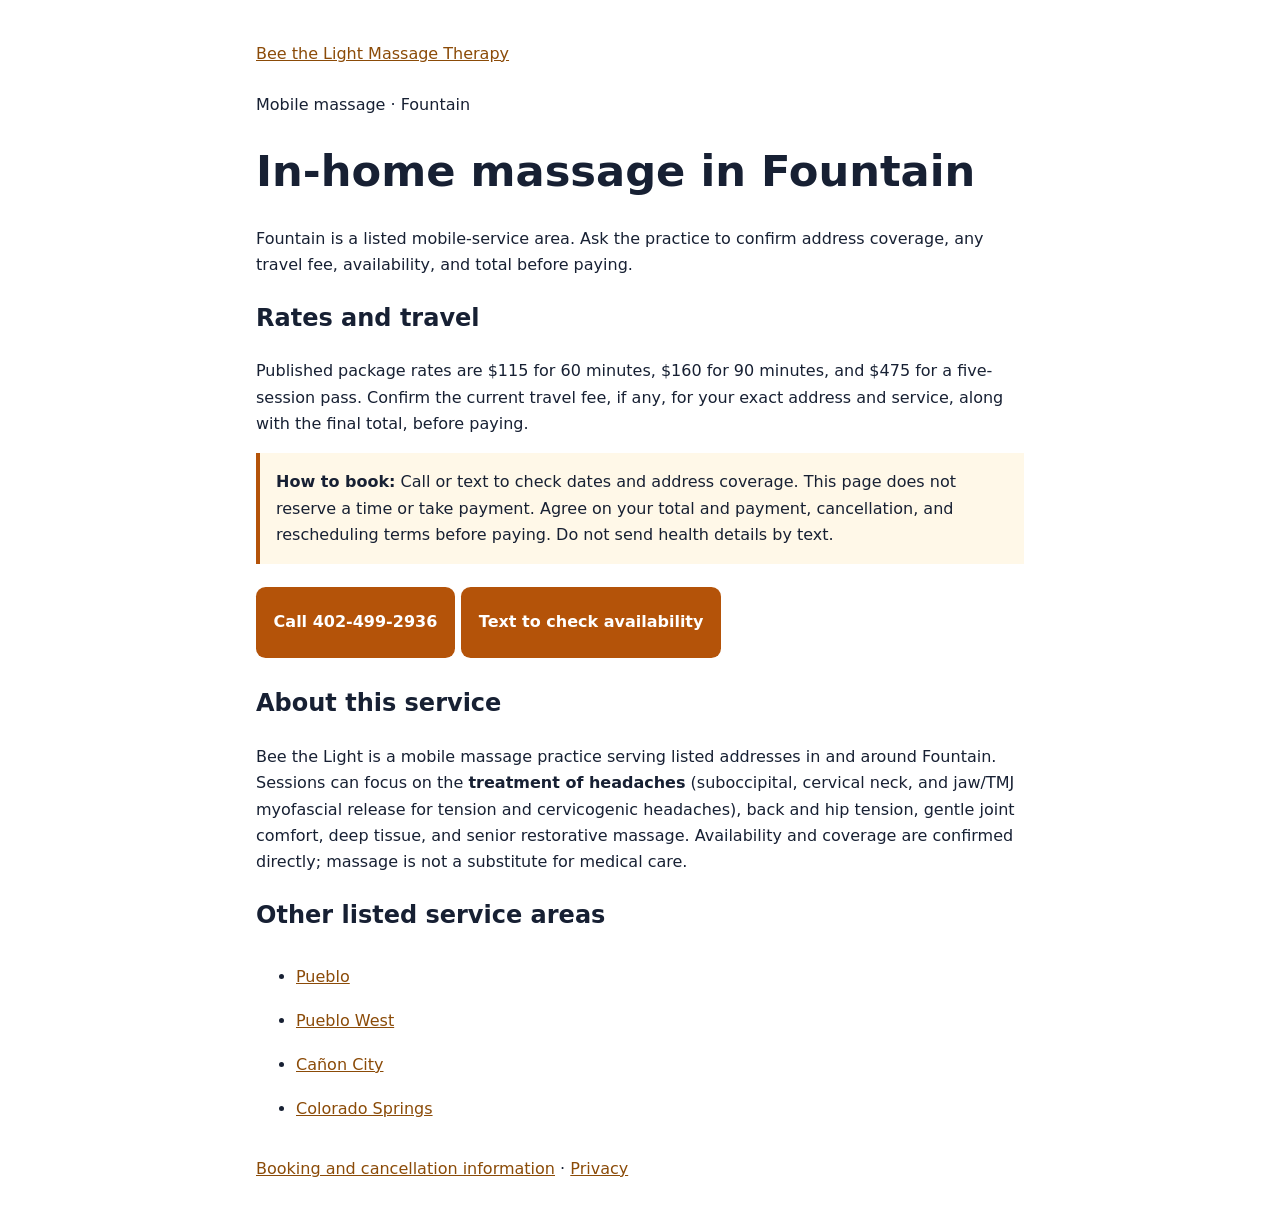
<file: areas/fountain/index.html>
<!DOCTYPE html>
<html lang="en"><head><meta charset="utf-8"><meta name="viewport" content="width=device-width, initial-scale=1">
<title>In-Home Massage in Fountain | Bee the Light</title><meta name="description" content="Mobile massage appointments in Fountain. Check coverage, dates, travel fee, and total by phone or text before payment.">
<link rel="canonical" href="https://beethelightmassage.com/areas/fountain/"><meta name="robots" content="index,follow">
<style>body{font-family:system-ui,-apple-system,Segoe UI,sans-serif;max-width:48rem;margin:2rem auto;padding:0 1.25rem;line-height:1.65;color:#172033}h1{font-size:clamp(1.9rem,6vw,2.7rem);line-height:1.15}a{color:#8b4b08}.cta{display:inline-block;padding:.85rem 1.1rem;border-radius:.6rem;background:#b45309;color:#fff;font-weight:700;text-decoration:none;margin:.4rem .4rem .4rem 0}.note{padding:1rem;border-left:4px solid #b45309;background:#fff8e8}</style><style id="tap-target-floor-2026-11-25">
a[href],button,input,select,textarea,[role="button"],summary{min-height:44px !important;}
button,input,select,textarea,[role="button"]{min-width:44px !important;}
nav a,header a,footer a,[class*="footer"] a,p a,li a,a[class~="back"]{display:inline-flex !important;align-items:center;min-width:44px;}
summary{display:flex !important;align-items:center;}
</style>
</head><body>
<p><a href="/">Bee the Light Massage Therapy</a></p><main><p>Mobile massage · Fountain</p><h1>In-home massage in Fountain</h1>
<p>Fountain is a listed mobile-service area. Ask the practice to confirm address coverage, any travel fee, availability, and total before paying.</p><h2>Rates and travel</h2>
<p>Published package rates are $115 for 60 minutes, $160 for 90 minutes, and $475 for a five-session pass. Confirm the current travel fee, if any, for your exact address and service, along with the final total, before paying.</p>
<div class="note"><strong>How to book:</strong> Call or text to check dates and address coverage. This page does not reserve a time or take payment. Agree on your total and payment, cancellation, and rescheduling terms before paying. Do not send health details by text.</div>
<p><a class="cta" href="tel:+14024992936">Call 402-499-2936</a><a class="cta" href="sms:+14024992936">Text to check availability</a></p>
<h2>About this service</h2><p>Bee the Light is a mobile massage practice serving listed addresses in and around Fountain. Sessions can focus on the <strong>treatment of headaches</strong> (suboccipital, cervical neck, and jaw/TMJ myofascial release for tension and cervicogenic headaches), back and hip tension, gentle joint comfort, deep tissue, and senior restorative massage. Availability and coverage are confirmed directly; massage is not a substitute for medical care.</p>
<h2>Other listed service areas</h2><ul><li><a href="/areas/pueblo/">Pueblo</a></li><li><a href="/areas/pueblo-west/">Pueblo West</a></li><li><a href="/areas/canon-city/">Cañon City</a></li><li><a href="/areas/colorado-springs/">Colorado Springs</a></li></ul>
<p><a href="/booking-policy.html">Booking and cancellation information</a> · <a href="/privacy.html">Privacy</a></p></main></body></html>
</file>
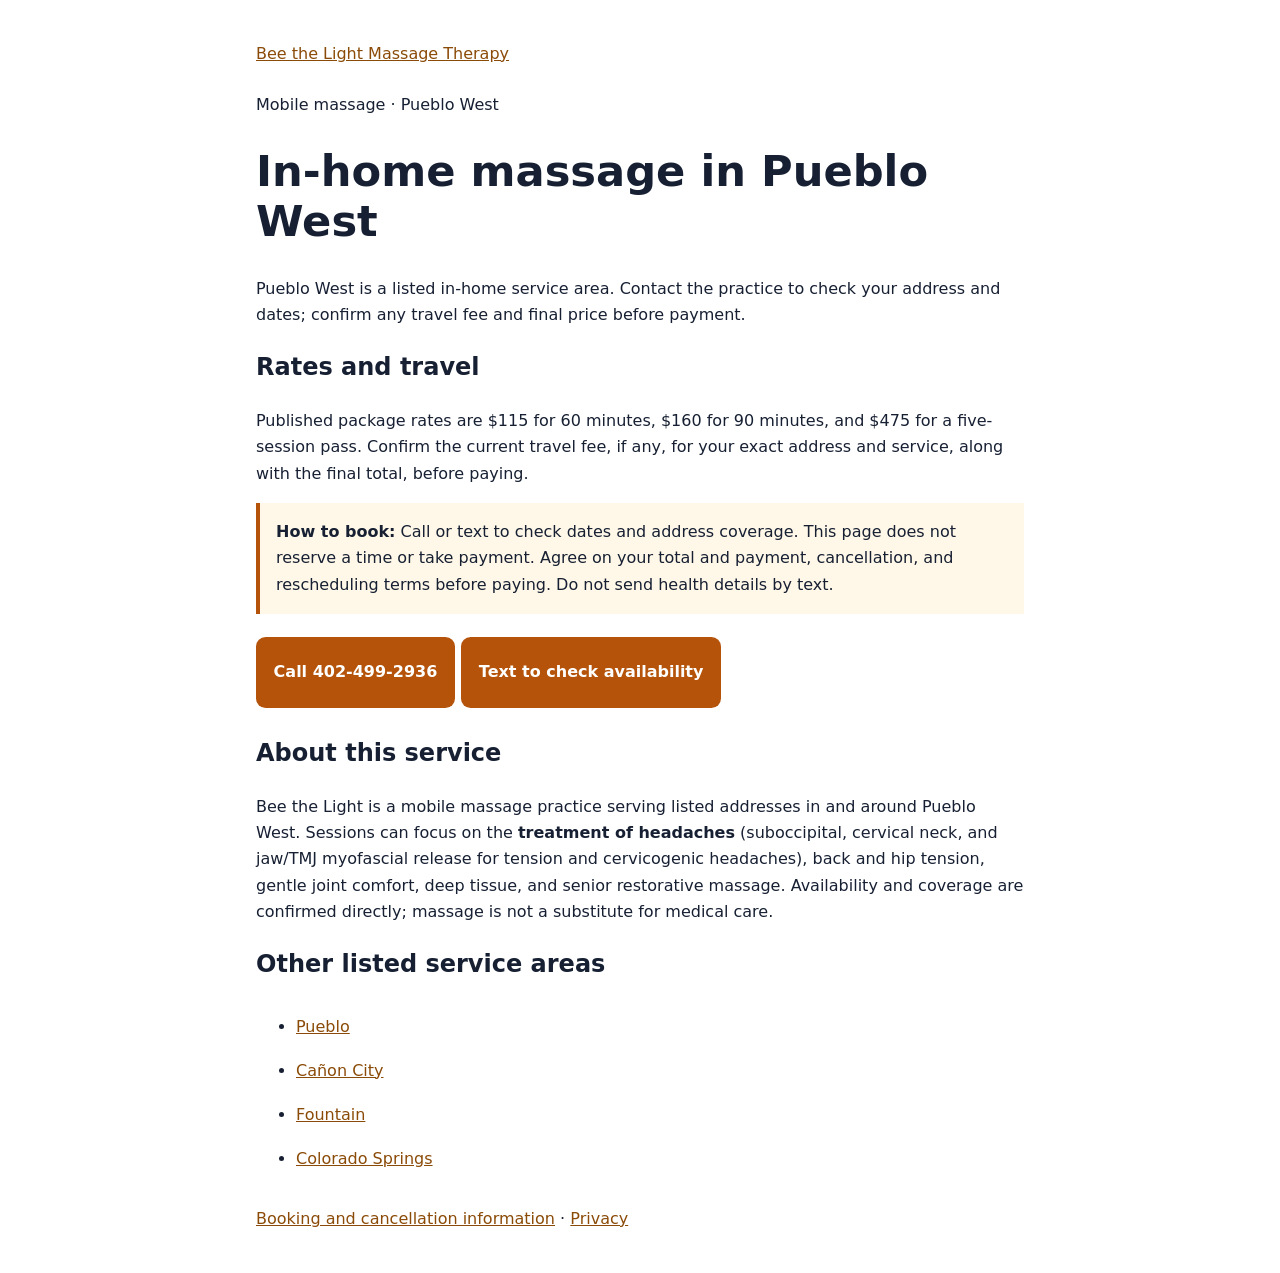
<file: areas/pueblo-west/index.html>
<!DOCTYPE html>
<html lang="en"><head><meta charset="utf-8"><meta name="viewport" content="width=device-width, initial-scale=1">
<title>In-Home Massage in Pueblo West | Bee the Light</title><meta name="description" content="Mobile massage appointments in Pueblo West. Check coverage, dates, travel fee, and total by phone or text before payment.">
<link rel="canonical" href="https://beethelightmassage.com/areas/pueblo-west/"><meta name="robots" content="index,follow">
<style>body{font-family:system-ui,-apple-system,Segoe UI,sans-serif;max-width:48rem;margin:2rem auto;padding:0 1.25rem;line-height:1.65;color:#172033}h1{font-size:clamp(1.9rem,6vw,2.7rem);line-height:1.15}a{color:#8b4b08}.cta{display:inline-block;padding:.85rem 1.1rem;border-radius:.6rem;background:#b45309;color:#fff;font-weight:700;text-decoration:none;margin:.4rem .4rem .4rem 0}.note{padding:1rem;border-left:4px solid #b45309;background:#fff8e8}</style><style id="tap-target-floor-2026-11-25">
a[href],button,input,select,textarea,[role="button"],summary{min-height:44px !important;}
button,input,select,textarea,[role="button"]{min-width:44px !important;}
nav a,header a,footer a,[class*="footer"] a,p a,li a,a[class~="back"]{display:inline-flex !important;align-items:center;min-width:44px;}
summary{display:flex !important;align-items:center;}
</style>
</head><body>
<p><a href="/">Bee the Light Massage Therapy</a></p><main><p>Mobile massage · Pueblo West</p><h1>In-home massage in Pueblo West</h1>
<p>Pueblo West is a listed in-home service area. Contact the practice to check your address and dates; confirm any travel fee and final price before payment.</p><h2>Rates and travel</h2>
<p>Published package rates are $115 for 60 minutes, $160 for 90 minutes, and $475 for a five-session pass. Confirm the current travel fee, if any, for your exact address and service, along with the final total, before paying.</p>
<div class="note"><strong>How to book:</strong> Call or text to check dates and address coverage. This page does not reserve a time or take payment. Agree on your total and payment, cancellation, and rescheduling terms before paying. Do not send health details by text.</div>
<p><a class="cta" href="tel:+14024992936">Call 402-499-2936</a><a class="cta" href="sms:+14024992936">Text to check availability</a></p>
<h2>About this service</h2><p>Bee the Light is a mobile massage practice serving listed addresses in and around Pueblo West. Sessions can focus on the <strong>treatment of headaches</strong> (suboccipital, cervical neck, and jaw/TMJ myofascial release for tension and cervicogenic headaches), back and hip tension, gentle joint comfort, deep tissue, and senior restorative massage. Availability and coverage are confirmed directly; massage is not a substitute for medical care.</p>
<h2>Other listed service areas</h2><ul><li><a href="/areas/pueblo/">Pueblo</a></li><li><a href="/areas/canon-city/">Cañon City</a></li><li><a href="/areas/fountain/">Fountain</a></li><li><a href="/areas/colorado-springs/">Colorado Springs</a></li></ul>
<p><a href="/booking-policy.html">Booking and cancellation information</a> · <a href="/privacy.html">Privacy</a></p></main></body></html>
</file>
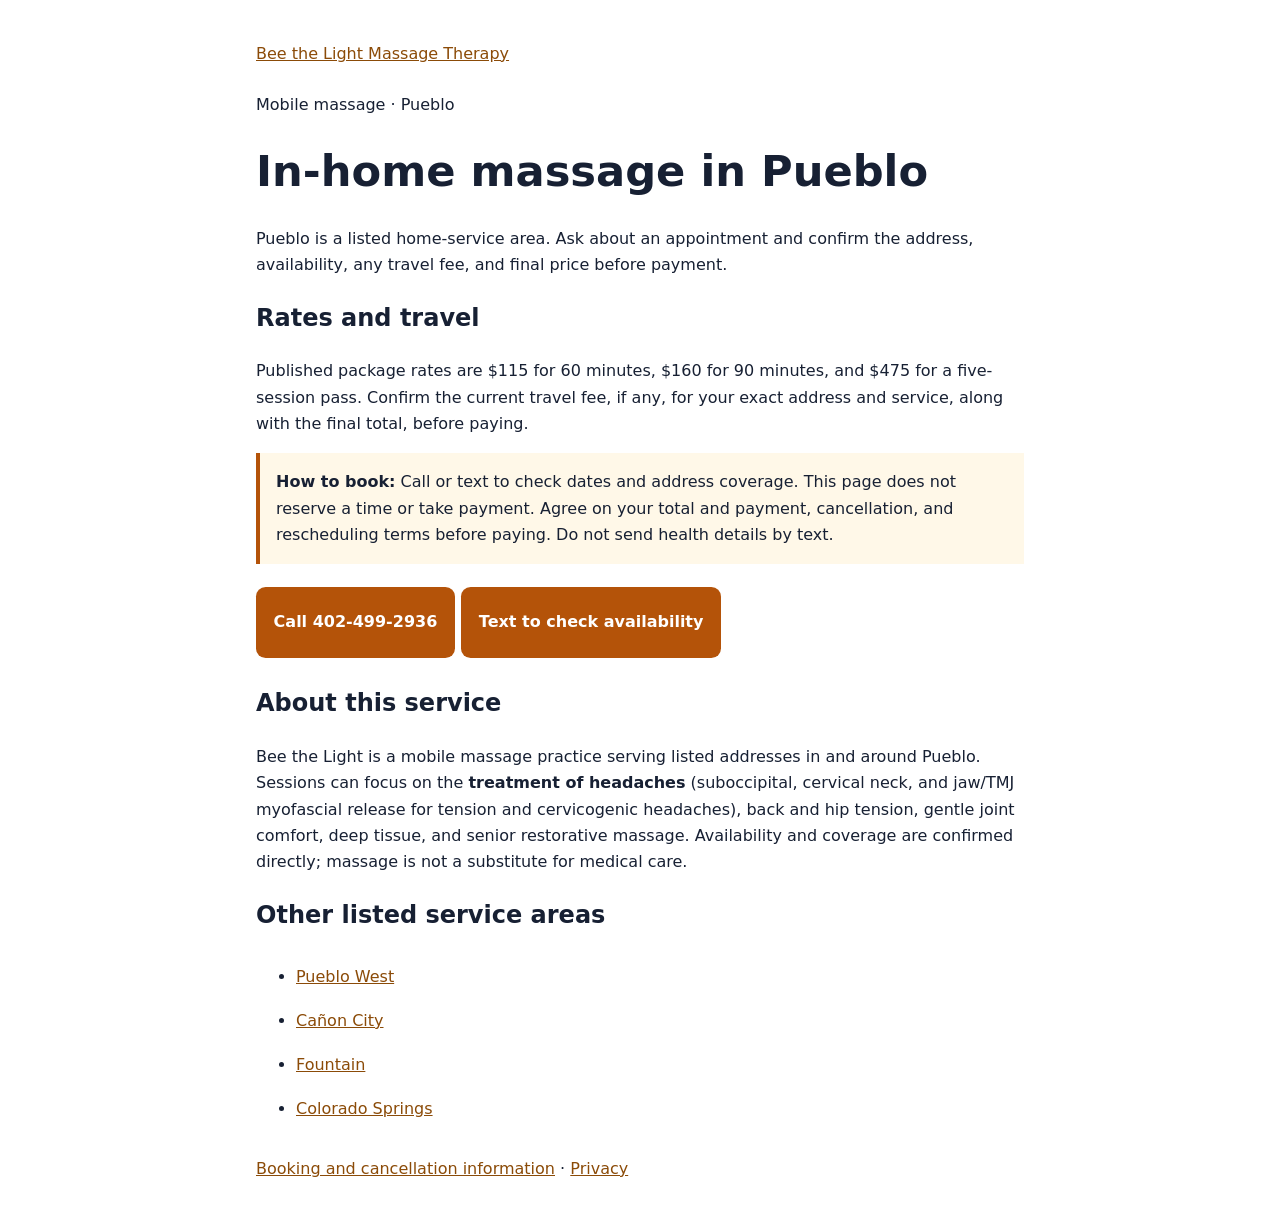
<file: areas/pueblo/index.html>
<!DOCTYPE html>
<html lang="en"><head><meta charset="utf-8"><meta name="viewport" content="width=device-width, initial-scale=1">
<title>In-Home Massage in Pueblo | Bee the Light</title><meta name="description" content="Mobile massage appointments in Pueblo. Check coverage, dates, travel fee, and total by phone or text before payment.">
<link rel="canonical" href="https://beethelightmassage.com/areas/pueblo/"><meta name="robots" content="index,follow">
<style>body{font-family:system-ui,-apple-system,Segoe UI,sans-serif;max-width:48rem;margin:2rem auto;padding:0 1.25rem;line-height:1.65;color:#172033}h1{font-size:clamp(1.9rem,6vw,2.7rem);line-height:1.15}a{color:#8b4b08}.cta{display:inline-block;padding:.85rem 1.1rem;border-radius:.6rem;background:#b45309;color:#fff;font-weight:700;text-decoration:none;margin:.4rem .4rem .4rem 0}.note{padding:1rem;border-left:4px solid #b45309;background:#fff8e8}</style><style id="tap-target-floor-2026-11-25">
a[href],button,input,select,textarea,[role="button"],summary{min-height:44px !important;}
button,input,select,textarea,[role="button"]{min-width:44px !important;}
nav a,header a,footer a,[class*="footer"] a,p a,li a,a[class~="back"]{display:inline-flex !important;align-items:center;min-width:44px;}
summary{display:flex !important;align-items:center;}
</style>
</head><body>
<p><a href="/">Bee the Light Massage Therapy</a></p><main><p>Mobile massage · Pueblo</p><h1>In-home massage in Pueblo</h1>
<p>Pueblo is a listed home-service area. Ask about an appointment and confirm the address, availability, any travel fee, and final price before payment.</p><h2>Rates and travel</h2>
<p>Published package rates are $115 for 60 minutes, $160 for 90 minutes, and $475 for a five-session pass. Confirm the current travel fee, if any, for your exact address and service, along with the final total, before paying.</p>
<div class="note"><strong>How to book:</strong> Call or text to check dates and address coverage. This page does not reserve a time or take payment. Agree on your total and payment, cancellation, and rescheduling terms before paying. Do not send health details by text.</div>
<p><a class="cta" href="tel:+14024992936">Call 402-499-2936</a><a class="cta" href="sms:+14024992936">Text to check availability</a></p>
<h2>About this service</h2><p>Bee the Light is a mobile massage practice serving listed addresses in and around Pueblo. Sessions can focus on the <strong>treatment of headaches</strong> (suboccipital, cervical neck, and jaw/TMJ myofascial release for tension and cervicogenic headaches), back and hip tension, gentle joint comfort, deep tissue, and senior restorative massage. Availability and coverage are confirmed directly; massage is not a substitute for medical care.</p>
<h2>Other listed service areas</h2><ul><li><a href="/areas/pueblo-west/">Pueblo West</a></li><li><a href="/areas/canon-city/">Cañon City</a></li><li><a href="/areas/fountain/">Fountain</a></li><li><a href="/areas/colorado-springs/">Colorado Springs</a></li></ul>
<p><a href="/booking-policy.html">Booking and cancellation information</a> · <a href="/privacy.html">Privacy</a></p></main></body></html>
</file>
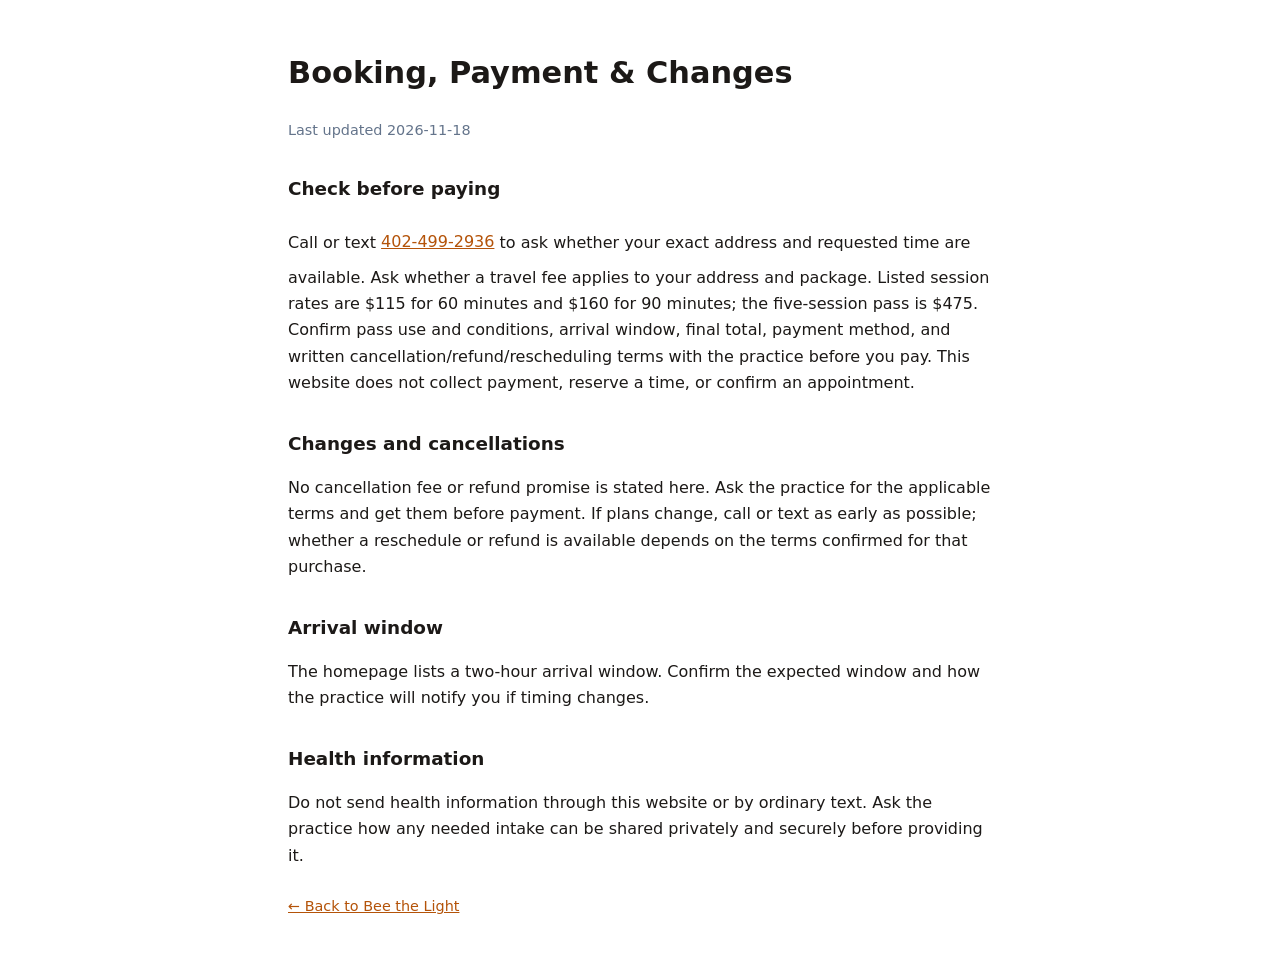
<file: booking-policy.html>
<!DOCTYPE html>
<html lang="en"><head><meta charset="utf-8"><meta name="viewport" content="width=device-width, initial-scale=1">
<title>Booking &amp; Cancellation &mdash; Bee the Light Massage Therapy</title>
<meta name="description" content="How to confirm mobile massage availability, prices, travel fees, and payment terms.">
<link rel="icon" type="image/png" href="static/images/bee_logo_square.png">
<link rel="canonical" href="https://beethelightmassage.com/booking-policy.html">
<style>body{font-family:system-ui,-apple-system,Segoe UI,sans-serif;max-width:44rem;margin:3rem auto;padding:0 1.25rem;
line-height:1.65;color:#1c1917}h1{font-size:1.9rem}h2{font-size:1.15rem;margin-top:2rem}a{color:#b45309}
.small{color:#64748b;font-size:.9rem}/* 44px touch-target floor (WCAG 2.5.5) rendered-DOM 2026-11-25 */
header a, nav a, footer a, [role=tab], button, select, .chip, .pill, .tag, .skip, .back,
a[href^="mailto:"], a[href^="tel:"], a[download], a[href$=".apk"],
[class*="btn"], [class*="cta"], [class*="lang"] a, [class*="lang"] button {
  min-height: 44px; min-width: 44px; display: inline-flex; align-items: center;
}
/* inline text links: expand the hit area without changing line layout */
a { min-height: 44px; }
p a, h1 a, h2 a, h3 a, h4 a, h5 a, td a, dd a, strong a, b a, em a, span a, a:has(> strong), a:has(> b), a:has(> em), .footer-sister a, .err-hint a, li a {
  padding: 15px 4px; margin: -15px -4px;
}
</style><style id="tap-target-floor-2026-11-25">
a[href],button,input,select,textarea,[role="button"],summary{min-height:44px !important;}
button,input,select,textarea,[role="button"]{min-width:44px !important;}
nav a,header a,footer a,[class*="footer"] a,p a,li a,a[class~="back"]{display:inline-flex !important;align-items:center;min-width:44px;}
summary{display:flex !important;align-items:center;}
</style>
</head><body>
<h1>Booking, Payment &amp; Changes</h1>
<p class="small">Last updated 2026-11-18</p>
<h2>Check before paying</h2>
<p>Call or text <a href="tel:+14024992936">402-499-2936</a> to ask whether your exact address and requested time are available. Ask whether a travel fee applies to your address and package. Listed session rates are $115 for 60 minutes and $160 for 90 minutes; the five-session pass is $475. Confirm pass use and conditions, arrival window, final total, payment method, and written cancellation/refund/rescheduling terms with the practice before you pay. This website does not collect payment, reserve a time, or confirm an appointment.</p>
<h2>Changes and cancellations</h2>
<p>No cancellation fee or refund promise is stated here. Ask the practice for the applicable terms and get them before payment. If plans change, call or text as early as possible; whether a reschedule or refund is available depends on the terms confirmed for that purchase.</p>
<h2>Arrival window</h2>
<p>The homepage lists a two-hour arrival window. Confirm the expected window and how the practice will notify you if timing changes.</p>
<h2>Health information</h2>
<p>Do not send health information through this website or by ordinary text. Ask the practice how any needed intake can be shared privately and securely before providing it.</p>
<p class="small"><a href="/">&larr; Back to Bee the Light</a></p>
</body></html>
</file>
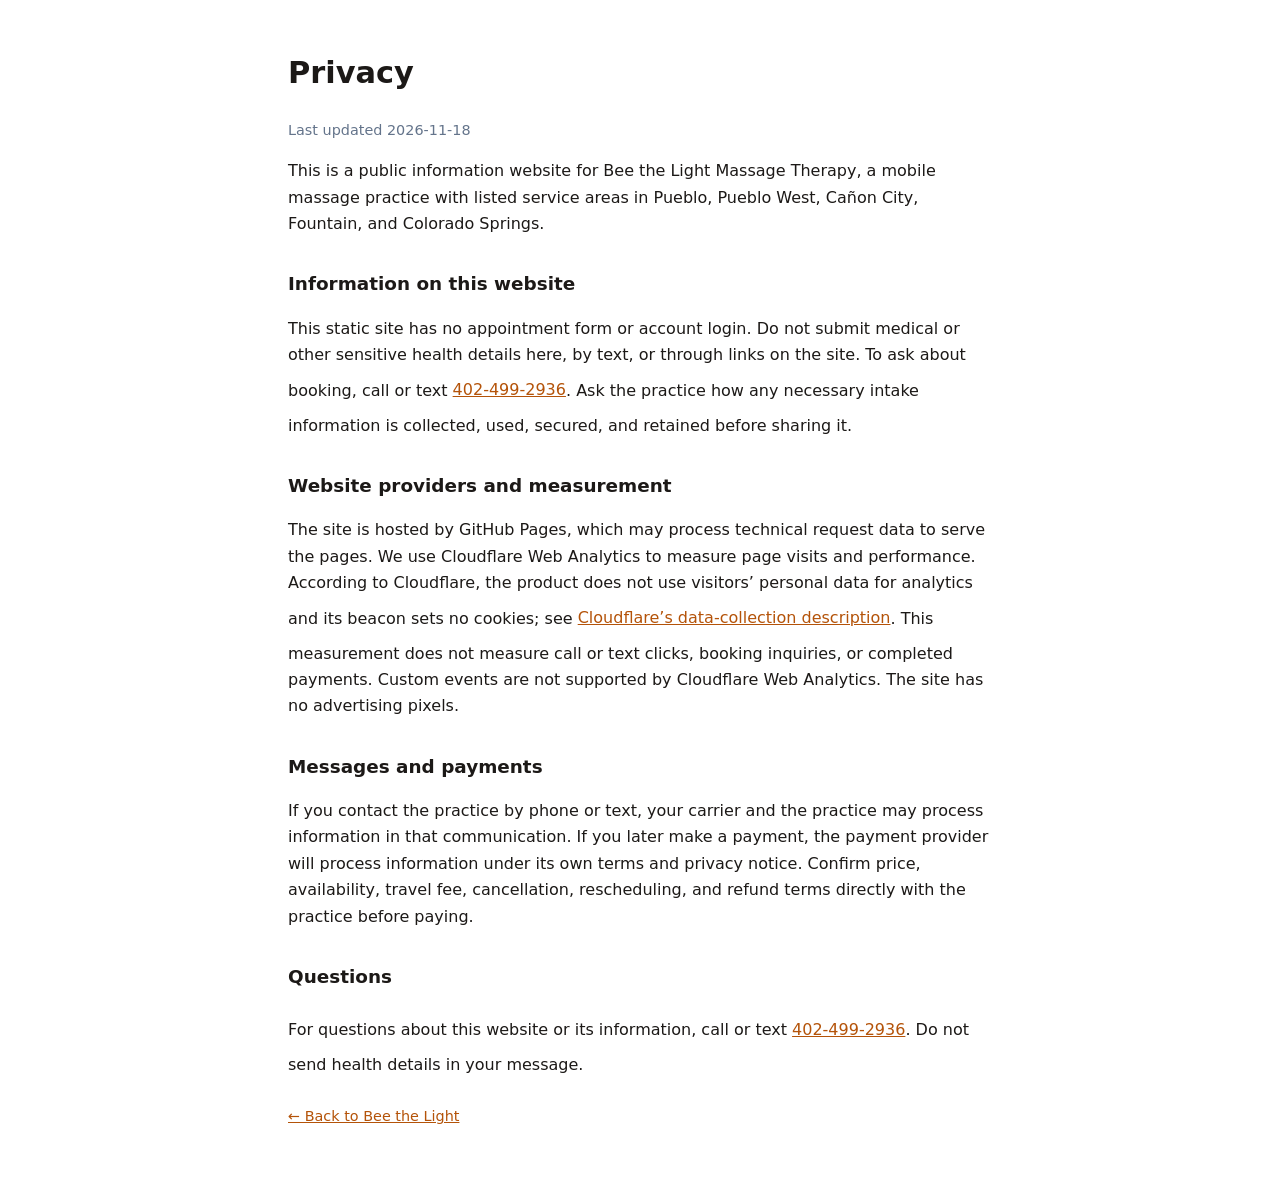
<file: privacy.html>
<!DOCTYPE html>
<html lang="en"><head><meta charset="utf-8"><meta name="viewport" content="width=device-width, initial-scale=1">
<title>Privacy &mdash; Bee the Light Massage Therapy</title>
<meta name="description" content="How Bee the Light Massage Therapy handles information on this website.">
<link rel="icon" type="image/png" href="static/images/bee_logo_square.png">
<link rel="canonical" href="https://beethelightmassage.com/privacy.html">
<style>body{font-family:system-ui,-apple-system,Segoe UI,sans-serif;max-width:44rem;margin:3rem auto;padding:0 1.25rem;
line-height:1.65;color:#1c1917}h1{font-size:1.9rem}h2{font-size:1.15rem;margin-top:2rem}a{color:#b45309}
.small{color:#64748b;font-size:.9rem}/* 44px touch-target floor (WCAG 2.5.5) rendered-DOM 2026-11-25 */
header a, nav a, footer a, [role=tab], button, select, .chip, .pill, .tag, .skip, .back,
a[href^="mailto:"], a[href^="tel:"], a[download], a[href$=".apk"],
[class*="btn"], [class*="cta"], [class*="lang"] a, [class*="lang"] button {
  min-height: 44px; min-width: 44px; display: inline-flex; align-items: center;
}
/* inline text links: expand the hit area without changing line layout */
a { min-height: 44px; }
p a, h1 a, h2 a, h3 a, h4 a, h5 a, td a, dd a, strong a, b a, em a, span a, a:has(> strong), a:has(> b), a:has(> em), .footer-sister a, .err-hint a, li a {
  padding: 15px 4px; margin: -15px -4px;
}
</style><style id="tap-target-floor-2026-11-25">
a[href],button,input,select,textarea,[role="button"],summary{min-height:44px !important;}
button,input,select,textarea,[role="button"]{min-width:44px !important;}
nav a,header a,footer a,[class*="footer"] a,p a,li a,a[class~="back"]{display:inline-flex !important;align-items:center;min-width:44px;}
summary{display:flex !important;align-items:center;}
</style>
</head><body>
<h1>Privacy</h1>
<p class="small">Last updated 2026-11-18</p>
<p>This is a public information website for Bee the Light Massage Therapy, a mobile massage practice with listed service areas in Pueblo, Pueblo West, Cañon City, Fountain, and Colorado Springs.</p>
<h2>Information on this website</h2>
<p>This static site has no appointment form or account login. Do not submit medical or other sensitive health details here, by text, or through links on the site. To ask about booking, call or text <a href="tel:+14024992936">402-499-2936</a>. Ask the practice how any necessary intake information is collected, used, secured, and retained before sharing it.</p>
<h2>Website providers and measurement</h2>
<p>The site is hosted by GitHub Pages, which may process technical request data to serve the pages. We use Cloudflare Web Analytics to measure page visits and performance. According to Cloudflare, the product does not use visitors’ personal data for analytics and its beacon sets no cookies; see <a href="https://developers.cloudflare.com/web-analytics/data-metrics/data-origin-and-collection/">Cloudflare’s data-collection description</a>. This measurement does not measure call or text clicks, booking inquiries, or completed payments. Custom events are not supported by Cloudflare Web Analytics. The site has no advertising pixels.</p>
<h2>Messages and payments</h2>
<p>If you contact the practice by phone or text, your carrier and the practice may process information in that communication. If you later make a payment, the payment provider will process information under its own terms and privacy notice. Confirm price, availability, travel fee, cancellation, rescheduling, and refund terms directly with the practice before paying.</p>
<h2>Questions</h2>
<p>For questions about this website or its information, call or text <a href="tel:+14024992936">402-499-2936</a>. Do not send health details in your message.</p>
<p class="small"><a href="/">&larr; Back to Bee the Light</a></p>
</body></html>
</file>
